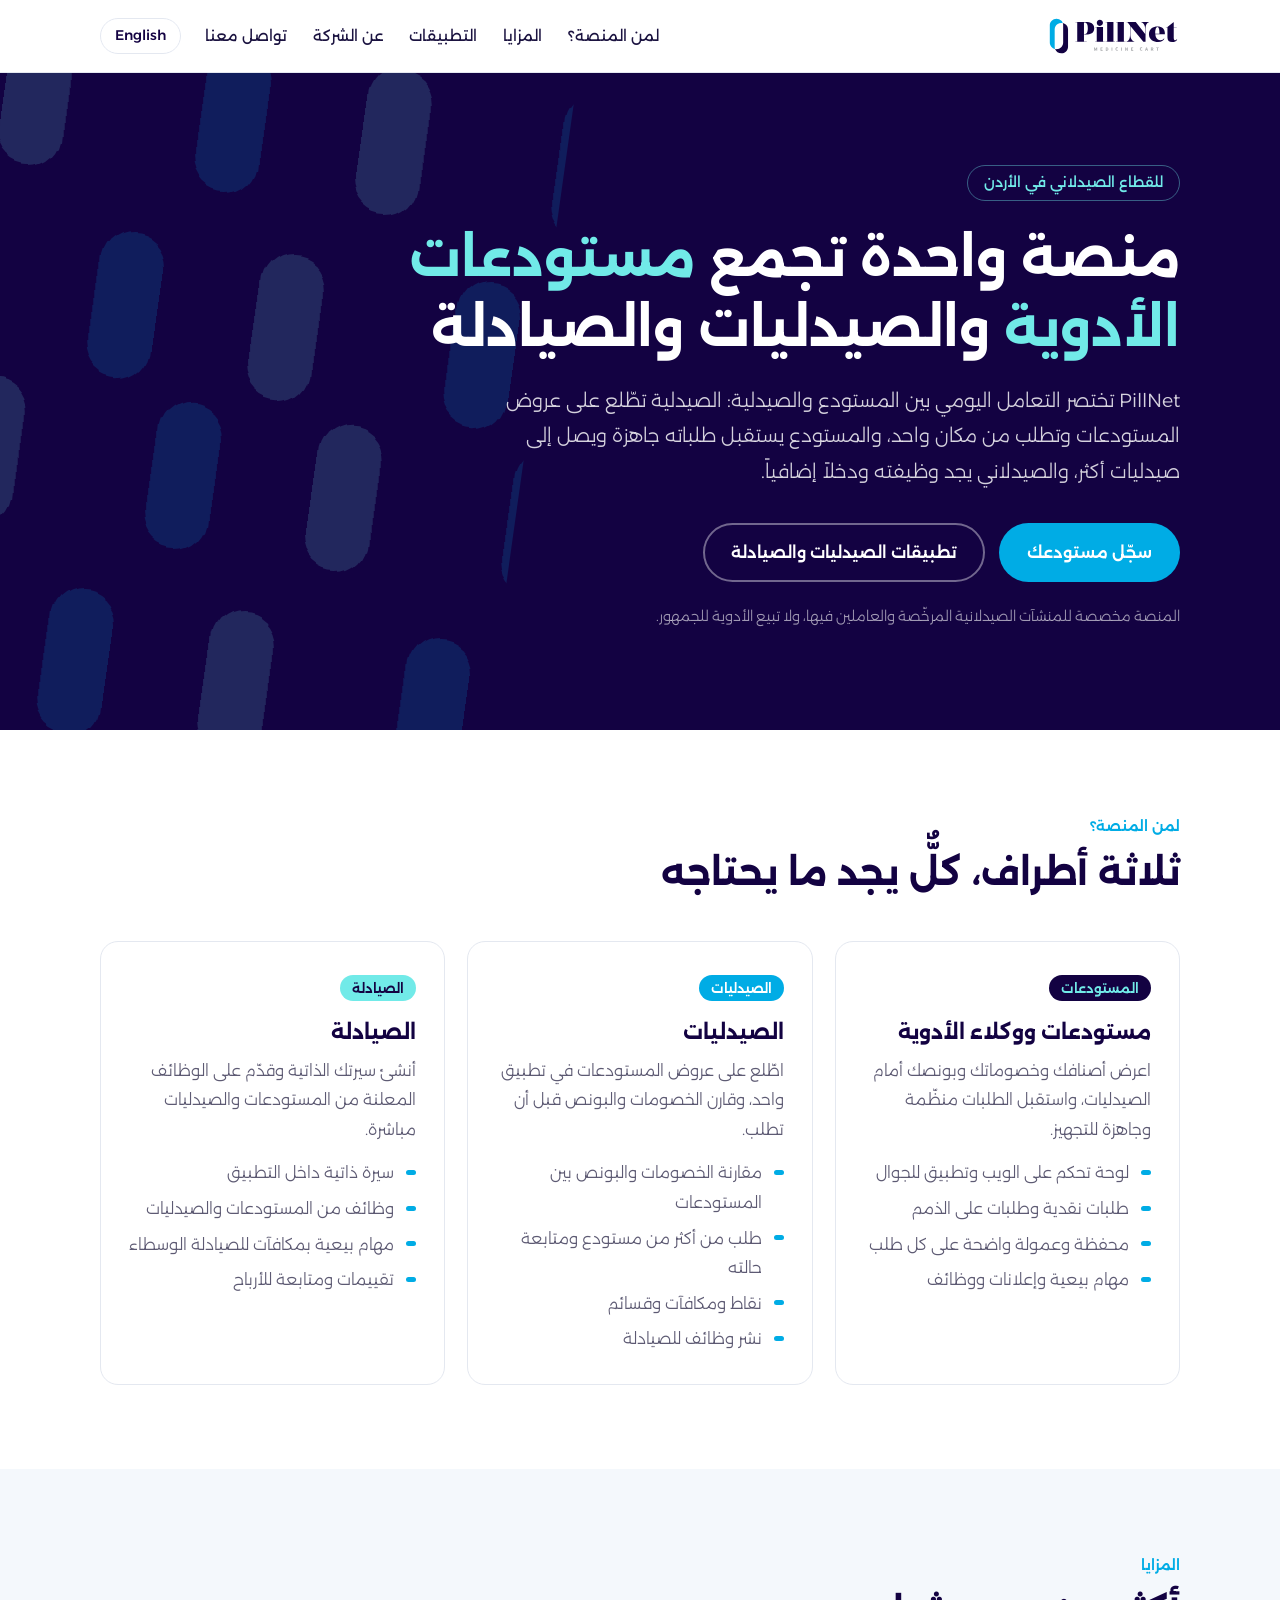
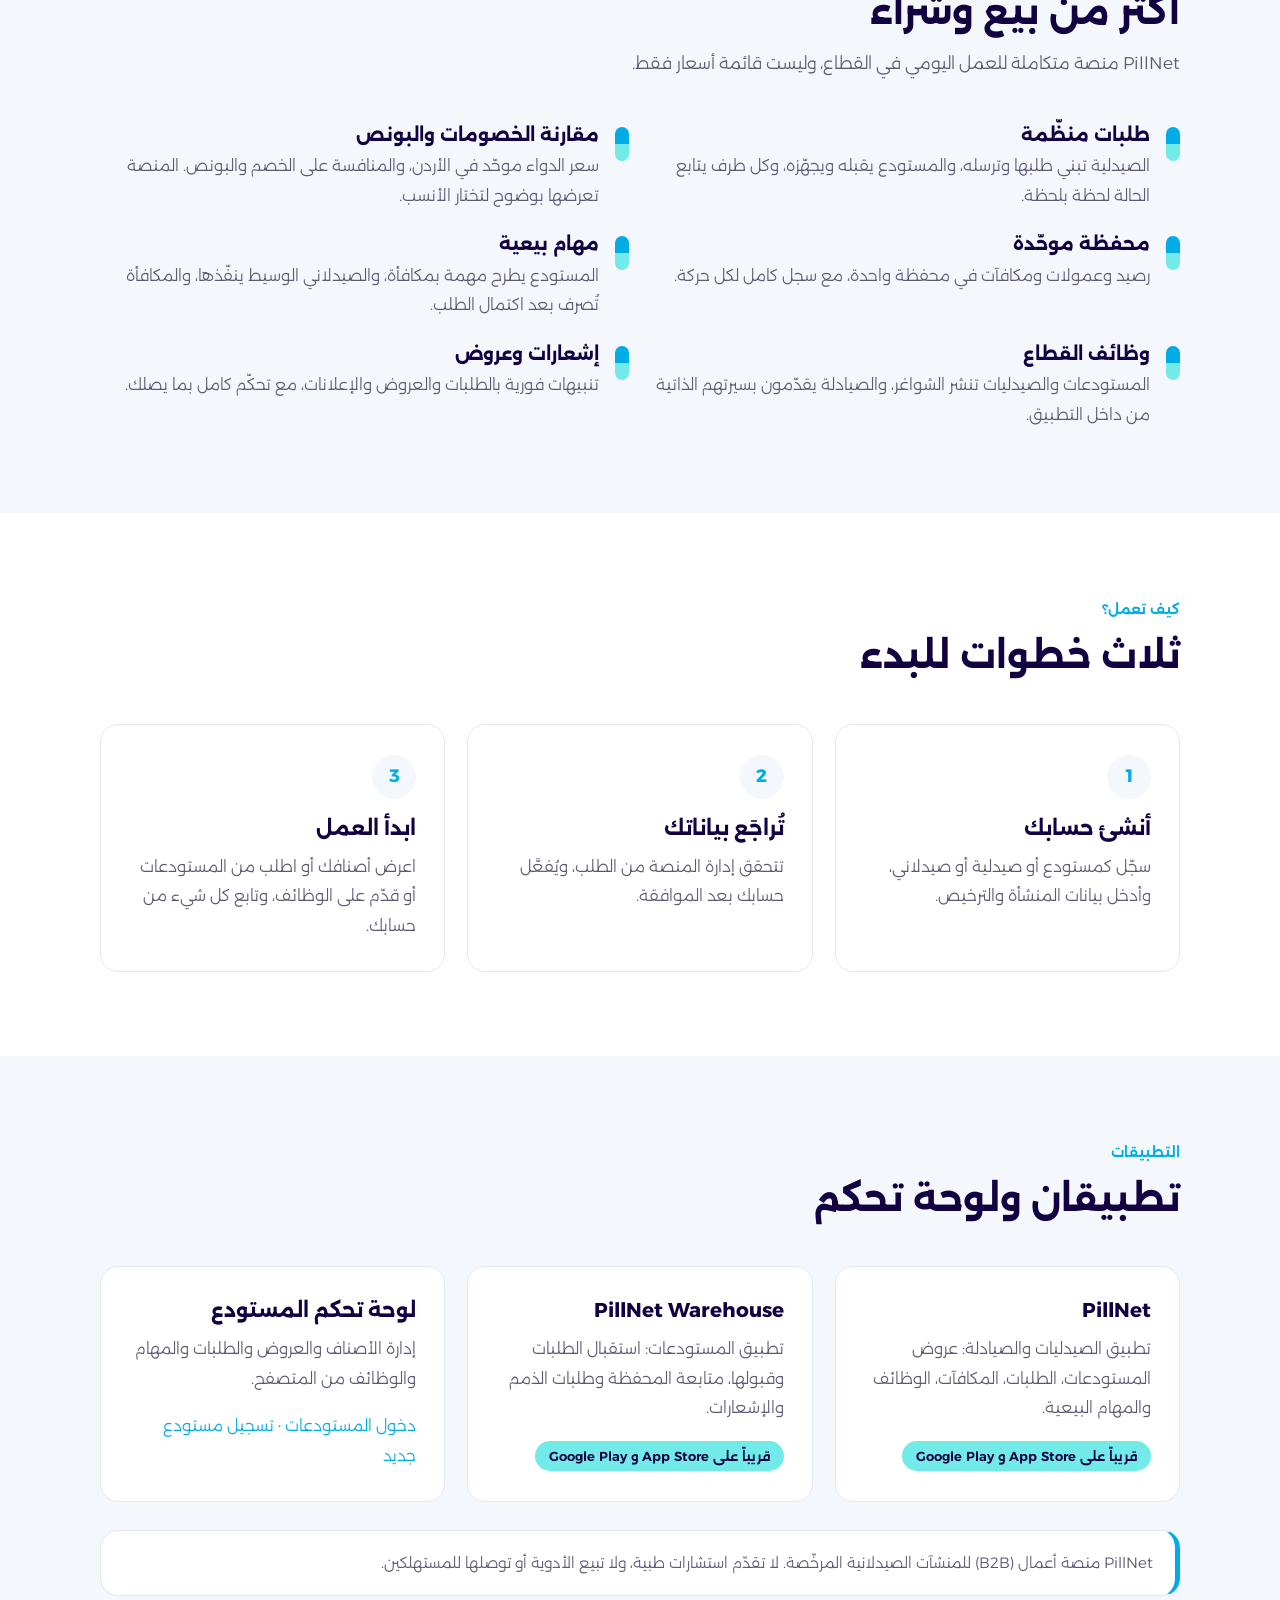
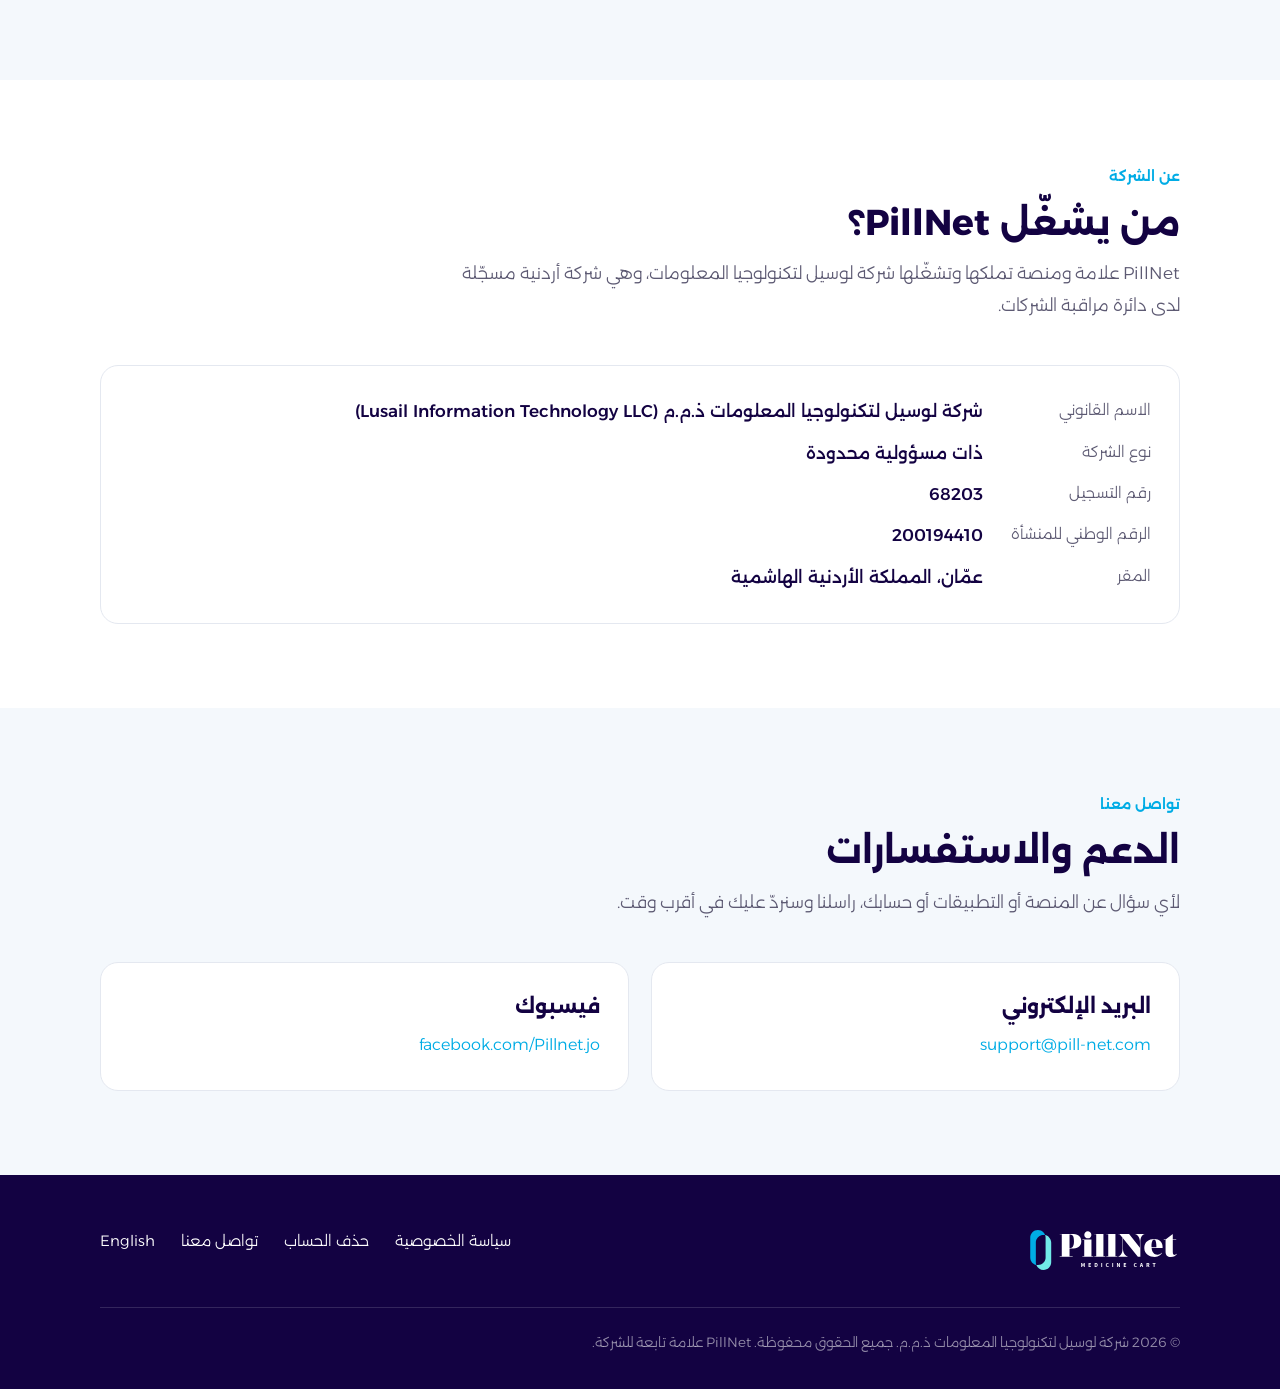
<file: index.html>
<!doctype html>
<html lang="ar" dir="rtl">
<head>
  <meta charset="utf-8">
  <meta name="viewport" content="width=device-width, initial-scale=1">
  <title>PillNet | منصة تربط مستودعات الأدوية بالصيدليات والصيادلة في الأردن</title>
  <meta name="description" content="PillNet منصة إلكترونية أردنية تجمع مستودعات الأدوية والصيدليات والصيادلة في مكان واحد: طلبات، عروض، محفظة، مهام بيعية ووظائف. تشغّلها شركة لوسيل لتكنولوجيا المعلومات ذ.م.م.">
  <link rel="canonical" href="https://pill-net.com/">
  <link rel="alternate" hreflang="ar" href="https://pill-net.com/">
  <link rel="alternate" hreflang="en" href="https://pill-net.com/en/">
  <link rel="icon" href="/assets/img/favicon.svg" type="image/svg+xml">
  <meta property="og:title" content="PillNet | منصة تربط مستودعات الأدوية بالصيدليات والصيادلة">
  <meta property="og:description" content="طلبات، عروض، محفظة، مهام بيعية ووظائف في منصة واحدة للقطاع الصيدلاني في الأردن.">
  <meta property="og:type" content="website">
  <meta property="og:url" content="https://pill-net.com/">
  <meta name="theme-color" content="#130242">
  <link rel="stylesheet" href="/assets/css/site.css">
</head>
<body>

<header class="site-header">
  <div class="wrap">
    <a class="brand" href="/" aria-label="PillNet"><img src="/assets/img/logo-dark.svg" alt="PillNet" width="133" height="40"></a>
    <nav class="nav" aria-label="التنقل الرئيسي">
      <a href="#audience">لمن المنصة؟</a>
      <a href="#features">المزايا</a>
      <a href="#apps">التطبيقات</a>
      <a href="#company">عن الشركة</a>
      <a href="#contact">تواصل معنا</a>
    </nav>
    <a class="lang" href="/en/" lang="en">English</a>
  </div>
</header>

<main>

<div class="hero">
  <div class="wrap">
    <span class="eyebrow">للقطاع الصيدلاني في الأردن</span>
    <h1>منصة واحدة تجمع <span>مستودعات الأدوية</span> والصيدليات والصيادلة</h1>
    <p class="lead">PillNet تختصر التعامل اليومي بين المستودع والصيدلية: الصيدلية تطّلع على عروض المستودعات وتطلب من مكان واحد، والمستودع يستقبل طلباته جاهزة ويصل إلى صيدليات أكثر، والصيدلاني يجد وظيفته ودخلاً إضافياً.</p>
    <div class="actions">
      <a class="btn btn-primary" href="https://warehouse.pill-net.com/register-warehouse">سجّل مستودعك</a>
      <a class="btn btn-ghost" href="#apps">تطبيقات الصيدليات والصيادلة</a>
    </div>
    <p class="note">المنصة مخصصة للمنشآت الصيدلانية المرخّصة والعاملين فيها، ولا تبيع الأدوية للجمهور.</p>
  </div>
</div>

<section id="audience">
  <div class="wrap">
    <div class="section-head">
      <span class="kicker">لمن المنصة؟</span>
      <h2>ثلاثة أطراف، كلٌّ يجد ما يحتاجه</h2>
    </div>
    <div class="grid grid-3">
      <article class="card">
        <span class="pill-tag">المستودعات</span>
        <h3>مستودعات ووكلاء الأدوية</h3>
        <p>اعرض أصنافك وخصوماتك وبونصك أمام الصيدليات، واستقبل الطلبات منظّمة وجاهزة للتجهيز.</p>
        <ul>
          <li>لوحة تحكم على الويب وتطبيق للجوال</li>
          <li>طلبات نقدية وطلبات على الذمم</li>
          <li>محفظة وعمولة واضحة على كل طلب</li>
          <li>مهام بيعية وإعلانات ووظائف</li>
        </ul>
      </article>
      <article class="card">
        <span class="pill-tag blue">الصيدليات</span>
        <h3>الصيدليات</h3>
        <p>اطّلع على عروض المستودعات في تطبيق واحد، وقارن الخصومات والبونص قبل أن تطلب.</p>
        <ul>
          <li>مقارنة الخصومات والبونص بين المستودعات</li>
          <li>طلب من أكثر من مستودع ومتابعة حالته</li>
          <li>نقاط ومكافآت وقسائم</li>
          <li>نشر وظائف للصيادلة</li>
        </ul>
      </article>
      <article class="card">
        <span class="pill-tag cyan">الصيادلة</span>
        <h3>الصيادلة</h3>
        <p>أنشئ سيرتك الذاتية وقدّم على الوظائف المعلنة من المستودعات والصيدليات مباشرة.</p>
        <ul>
          <li>سيرة ذاتية داخل التطبيق</li>
          <li>وظائف من المستودعات والصيدليات</li>
          <li>مهام بيعية بمكافآت للصيادلة الوسطاء</li>
          <li>تقييمات ومتابعة للأرباح</li>
        </ul>
      </article>
    </div>
  </div>
</section>

<section id="features" class="soft">
  <div class="wrap">
    <div class="section-head">
      <span class="kicker">المزايا</span>
      <h2>أكثر من بيع وشراء</h2>
      <p>PillNet منصة متكاملة للعمل اليومي في القطاع، وليست قائمة أسعار فقط.</p>
    </div>
    <div class="grid grid-2">
      <div class="feature"><span class="dot"></span><div><h3>طلبات منظّمة</h3><p>الصيدلية تبني طلبها وترسله، والمستودع يقبله ويجهّزه، وكل طرف يتابع الحالة لحظة بلحظة.</p></div></div>
      <div class="feature"><span class="dot"></span><div><h3>مقارنة الخصومات والبونص</h3><p>سعر الدواء موحّد في الأردن، والمنافسة على الخصم والبونص. المنصة تعرضها بوضوح لتختار الأنسب.</p></div></div>
      <div class="feature"><span class="dot"></span><div><h3>محفظة موحّدة</h3><p>رصيد وعمولات ومكافآت في محفظة واحدة، مع سجل كامل لكل حركة.</p></div></div>
      <div class="feature"><span class="dot"></span><div><h3>مهام بيعية</h3><p>المستودع يطرح مهمة بمكافأة، والصيدلاني الوسيط ينفّذها، والمكافأة تُصرف بعد اكتمال الطلب.</p></div></div>
      <div class="feature"><span class="dot"></span><div><h3>وظائف القطاع</h3><p>المستودعات والصيدليات تنشر الشواغر، والصيادلة يقدّمون بسيرتهم الذاتية من داخل التطبيق.</p></div></div>
      <div class="feature"><span class="dot"></span><div><h3>إشعارات وعروض</h3><p>تنبيهات فورية بالطلبات والعروض والإعلانات، مع تحكّم كامل بما يصلك.</p></div></div>
    </div>
  </div>
</section>

<section id="how">
  <div class="wrap">
    <div class="section-head">
      <span class="kicker">كيف تعمل؟</span>
      <h2>ثلاث خطوات للبدء</h2>
    </div>
    <div class="grid grid-3 steps">
      <div class="card"><h3>أنشئ حسابك</h3><p>سجّل كمستودع أو صيدلية أو صيدلاني، وأدخل بيانات المنشأة والترخيص.</p></div>
      <div class="card"><h3>تُراجَع بياناتك</h3><p>تتحقق إدارة المنصة من الطلب، ويُفعَّل حسابك بعد الموافقة.</p></div>
      <div class="card"><h3>ابدأ العمل</h3><p>اعرض أصنافك أو اطلب من المستودعات أو قدّم على الوظائف، وتابع كل شيء من حسابك.</p></div>
    </div>
  </div>
</section>

<section id="apps" class="soft">
  <div class="wrap">
    <div class="section-head">
      <span class="kicker">التطبيقات</span>
      <h2>تطبيقان ولوحة تحكم</h2>
    </div>
    <div class="grid grid-3 apps">
      <div class="card">
        <h3>PillNet</h3>
        <p>تطبيق الصيدليات والصيادلة: عروض المستودعات، الطلبات، المكافآت، الوظائف والمهام البيعية.</p>
        <span class="soon">قريباً على App Store و Google Play</span>
      </div>
      <div class="card">
        <h3>PillNet Warehouse</h3>
        <p>تطبيق المستودعات: استقبال الطلبات وقبولها، متابعة المحفظة وطلبات الذمم والإشعارات.</p>
        <span class="soon">قريباً على App Store و Google Play</span>
      </div>
      <div class="card">
        <h3>لوحة تحكم المستودع</h3>
        <p>إدارة الأصناف والعروض والطلبات والمهام والوظائف من المتصفح.</p>
        <p style="margin-top:18px"><a href="https://warehouse.pill-net.com/">دخول المستودعات</a> · <a href="https://warehouse.pill-net.com/register-warehouse">تسجيل مستودع جديد</a></p>
      </div>
    </div>
    <p class="notice">PillNet منصة أعمال (B2B) للمنشآت الصيدلانية المرخّصة. لا تقدّم استشارات طبية، ولا تبيع الأدوية أو توصلها للمستهلكين.</p>
  </div>
</section>

<section id="company">
  <div class="wrap">
    <div class="section-head">
      <span class="kicker">عن الشركة</span>
      <h2>من يشغّل PillNet؟</h2>
      <p>PillNet علامة ومنصة تملكها وتشغّلها شركة لوسيل لتكنولوجيا المعلومات، وهي شركة أردنية مسجّلة لدى دائرة مراقبة الشركات.</p>
    </div>
    <div class="card">
      <dl class="facts">
        <dt>الاسم القانوني</dt><dd>شركة لوسيل لتكنولوجيا المعلومات ذ.م.م <span class="ltr">(Lusail Information Technology LLC)</span></dd>
        <dt>نوع الشركة</dt><dd>ذات مسؤولية محدودة</dd>
        <dt>رقم التسجيل</dt><dd><span class="ltr">68203</span></dd>
        <dt>الرقم الوطني للمنشأة</dt><dd><span class="ltr">200194410</span></dd>
        <dt>المقر</dt><dd>عمّان، المملكة الأردنية الهاشمية</dd>
      </dl>
    </div>
  </div>
</section>

<section id="contact" class="soft">
  <div class="wrap">
    <div class="section-head">
      <span class="kicker">تواصل معنا</span>
      <h2>الدعم والاستفسارات</h2>
      <p>لأي سؤال عن المنصة أو التطبيقات أو حسابك، راسلنا وسنردّ عليك في أقرب وقت.</p>
    </div>
    <div class="grid grid-2">
      <div class="card">
        <h3>البريد الإلكتروني</h3>
        <p><a class="ltr" href="mailto:support@pill-net.com">support@pill-net.com</a></p>
      </div>
      <div class="card">
        <h3>فيسبوك</h3>
        <p><a class="ltr" href="https://www.facebook.com/Pillnet.jo" rel="noopener">facebook.com/Pillnet.jo</a></p>
      </div>
    </div>
  </div>
</section>

</main>

<footer class="site-footer">
  <div class="wrap">
    <div class="top">
      <img src="/assets/img/logo-light.svg" alt="PillNet" width="153" height="46">
      <nav aria-label="روابط قانونية">
        <a href="/privacy/">سياسة الخصوصية</a>
        <a href="/delete-account/">حذف الحساب</a>
        <a href="#contact">تواصل معنا</a>
        <a href="/en/" lang="en">English</a>
      </nav>
    </div>
    <p class="legal">© 2026 شركة لوسيل لتكنولوجيا المعلومات ذ.م.م. جميع الحقوق محفوظة. PillNet علامة تابعة للشركة.</p>
  </div>
</footer>

</body>
</html>
</file>
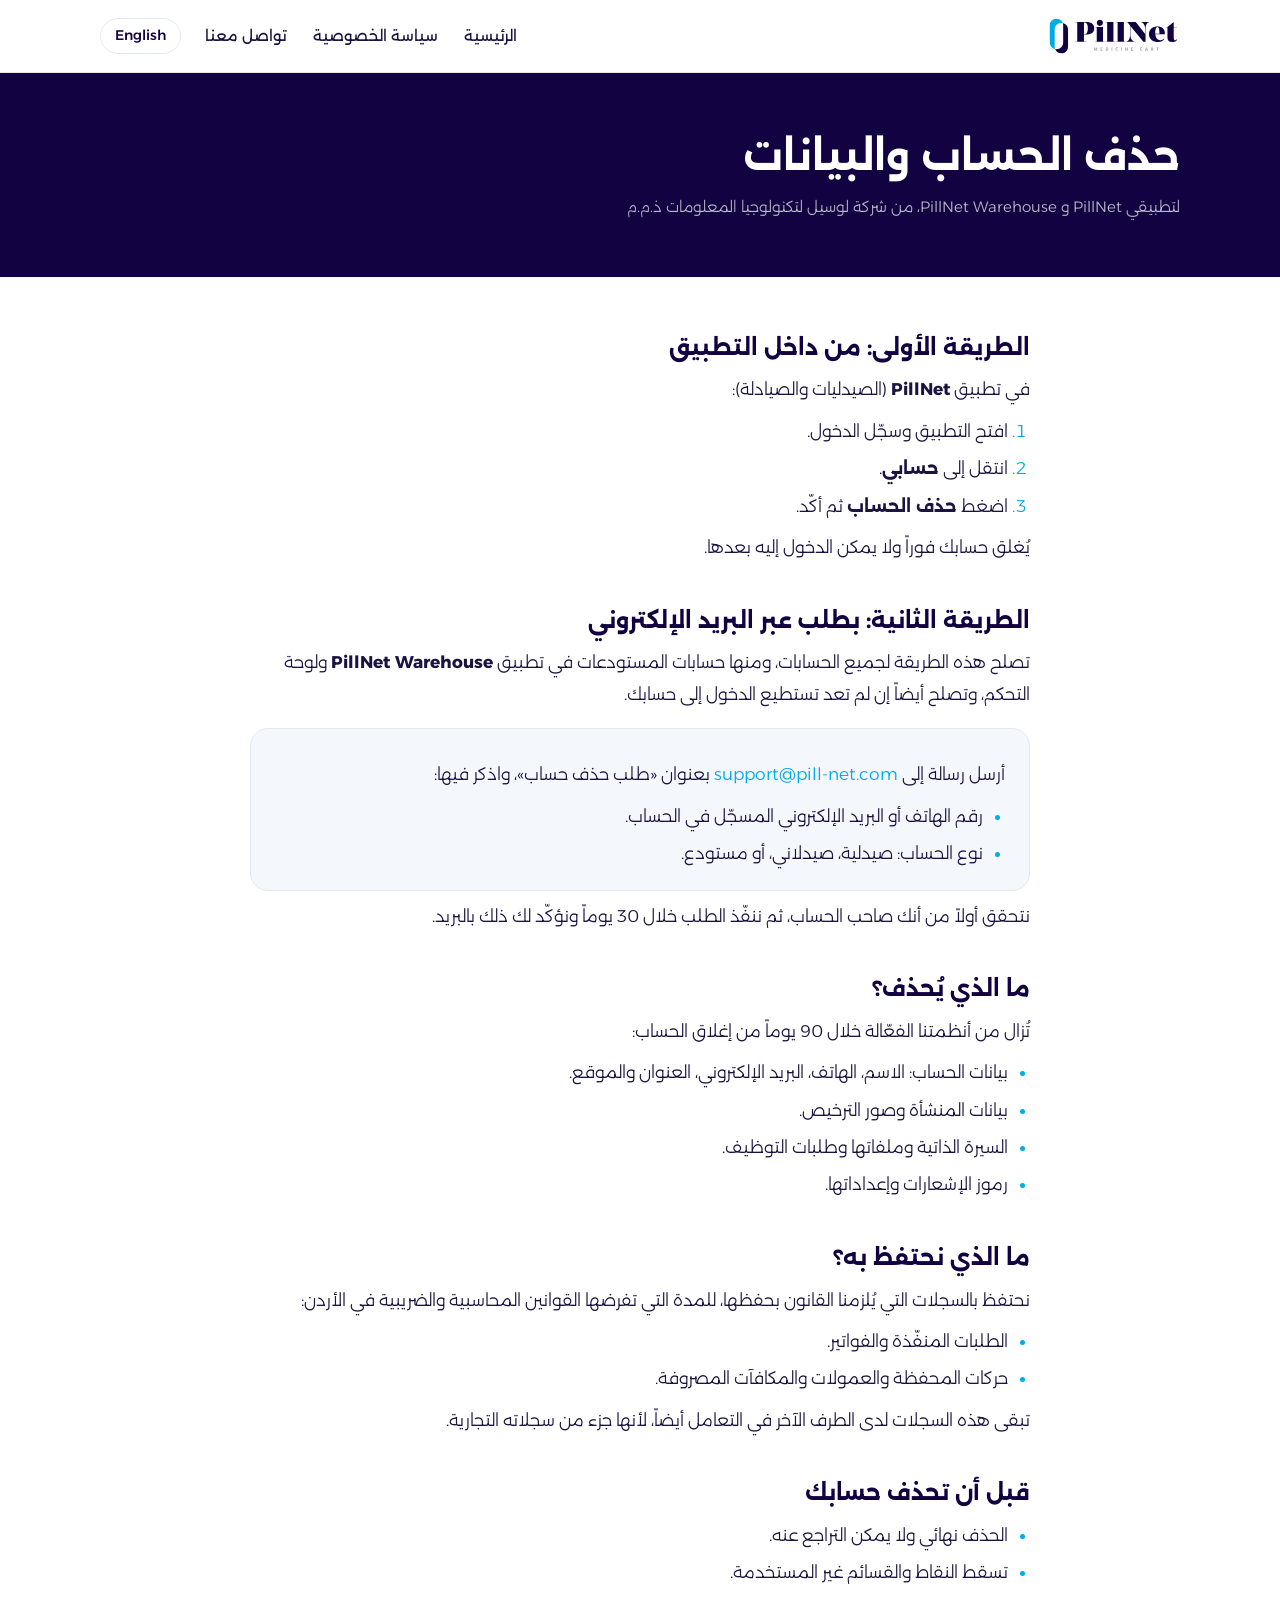
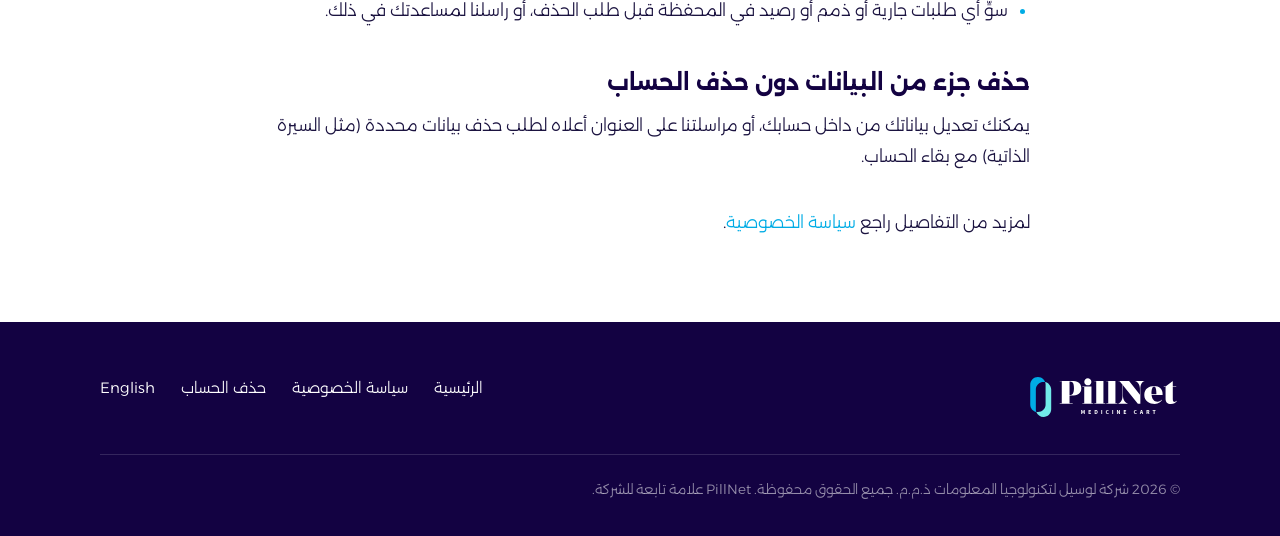
<file: delete-account/index.html>
<!doctype html>
<html lang="ar" dir="rtl">
<head>
  <meta charset="utf-8">
  <meta name="viewport" content="width=device-width, initial-scale=1">
  <title>حذف الحساب | PillNet</title>
  <meta name="description" content="كيف تطلب حذف حسابك وبياناتك من تطبيقات PillNet و PillNet Warehouse، وما البيانات التي تُحذف وما التي نحتفظ بها.">
  <link rel="canonical" href="https://pill-net.com/delete-account/">
  <link rel="alternate" hreflang="ar" href="https://pill-net.com/delete-account/">
  <link rel="alternate" hreflang="en" href="https://pill-net.com/en/delete-account/">
  <link rel="icon" href="/assets/img/favicon.svg" type="image/svg+xml">
  <meta name="theme-color" content="#130242">
  <link rel="stylesheet" href="/assets/css/site.css">
</head>
<body>

<header class="site-header">
  <div class="wrap">
    <a class="brand" href="/" aria-label="PillNet"><img src="/assets/img/logo-dark.svg" alt="PillNet" width="133" height="40"></a>
    <nav class="nav" aria-label="التنقل الرئيسي">
      <a href="/">الرئيسية</a>
      <a href="/privacy/">سياسة الخصوصية</a>
      <a href="/#contact">تواصل معنا</a>
    </nav>
    <a class="lang" href="/en/delete-account/" lang="en">English</a>
  </div>
</header>

<div class="doc-hero">
  <div class="wrap">
    <h1>حذف الحساب والبيانات</h1>
    <p>لتطبيقي PillNet و PillNet Warehouse، من شركة لوسيل لتكنولوجيا المعلومات ذ.م.م</p>
  </div>
</div>

<main class="wrap doc">

  <h2>الطريقة الأولى: من داخل التطبيق</h2>
  <p>في تطبيق <strong>PillNet</strong> (الصيدليات والصيادلة):</p>
  <ol>
    <li>افتح التطبيق وسجّل الدخول.</li>
    <li>انتقل إلى <strong>حسابي</strong>.</li>
    <li>اضغط <strong>حذف الحساب</strong> ثم أكّد.</li>
  </ol>
  <p>يُغلق حسابك فوراً ولا يمكن الدخول إليه بعدها.</p>

  <h2>الطريقة الثانية: بطلب عبر البريد الإلكتروني</h2>
  <p>تصلح هذه الطريقة لجميع الحسابات، ومنها حسابات المستودعات في تطبيق <strong>PillNet Warehouse</strong> ولوحة التحكم، وتصلح أيضاً إن لم تعد تستطيع الدخول إلى حسابك.</p>
  <div class="box">
    <p>أرسل رسالة إلى <a class="ltr" href="mailto:support@pill-net.com?subject=Account%20deletion%20request">support@pill-net.com</a> بعنوان «طلب حذف حساب»، واذكر فيها:</p>
    <ul>
      <li>رقم الهاتف أو البريد الإلكتروني المسجّل في الحساب.</li>
      <li>نوع الحساب: صيدلية، صيدلاني، أو مستودع.</li>
    </ul>
  </div>
  <p>نتحقق أولاً من أنك صاحب الحساب، ثم ننفّذ الطلب خلال 30 يوماً ونؤكّد لك ذلك بالبريد.</p>

  <h2>ما الذي يُحذف؟</h2>
  <p>تُزال من أنظمتنا الفعّالة خلال 90 يوماً من إغلاق الحساب:</p>
  <ul>
    <li>بيانات الحساب: الاسم، الهاتف، البريد الإلكتروني، العنوان والموقع.</li>
    <li>بيانات المنشأة وصور الترخيص.</li>
    <li>السيرة الذاتية وملفاتها وطلبات التوظيف.</li>
    <li>رموز الإشعارات وإعداداتها.</li>
  </ul>

  <h2>ما الذي نحتفظ به؟</h2>
  <p>نحتفظ بالسجلات التي يُلزمنا القانون بحفظها، للمدة التي تفرضها القوانين المحاسبية والضريبية في الأردن:</p>
  <ul>
    <li>الطلبات المنفّذة والفواتير.</li>
    <li>حركات المحفظة والعمولات والمكافآت المصروفة.</li>
  </ul>
  <p>تبقى هذه السجلات لدى الطرف الآخر في التعامل أيضاً، لأنها جزء من سجلاته التجارية.</p>

  <h2>قبل أن تحذف حسابك</h2>
  <ul>
    <li>الحذف نهائي ولا يمكن التراجع عنه.</li>
    <li>تسقط النقاط والقسائم غير المستخدمة.</li>
    <li>سوِّ أي طلبات جارية أو ذمم أو رصيد في المحفظة قبل طلب الحذف، أو راسلنا لمساعدتك في ذلك.</li>
  </ul>

  <h2>حذف جزء من البيانات دون حذف الحساب</h2>
  <p>يمكنك تعديل بياناتك من داخل حسابك، أو مراسلتنا على العنوان أعلاه لطلب حذف بيانات محددة (مثل السيرة الذاتية) مع بقاء الحساب.</p>

  <p style="margin-top:34px">لمزيد من التفاصيل راجع <a href="/privacy/">سياسة الخصوصية</a>.</p>

</main>

<footer class="site-footer">
  <div class="wrap">
    <div class="top">
      <img src="/assets/img/logo-light.svg" alt="PillNet" width="153" height="46">
      <nav aria-label="روابط قانونية">
        <a href="/">الرئيسية</a>
        <a href="/privacy/">سياسة الخصوصية</a>
        <a href="/delete-account/">حذف الحساب</a>
        <a href="/en/delete-account/" lang="en">English</a>
      </nav>
    </div>
    <p class="legal">© 2026 شركة لوسيل لتكنولوجيا المعلومات ذ.م.م. جميع الحقوق محفوظة. PillNet علامة تابعة للشركة.</p>
  </div>
</footer>

</body>
</html>
</file>
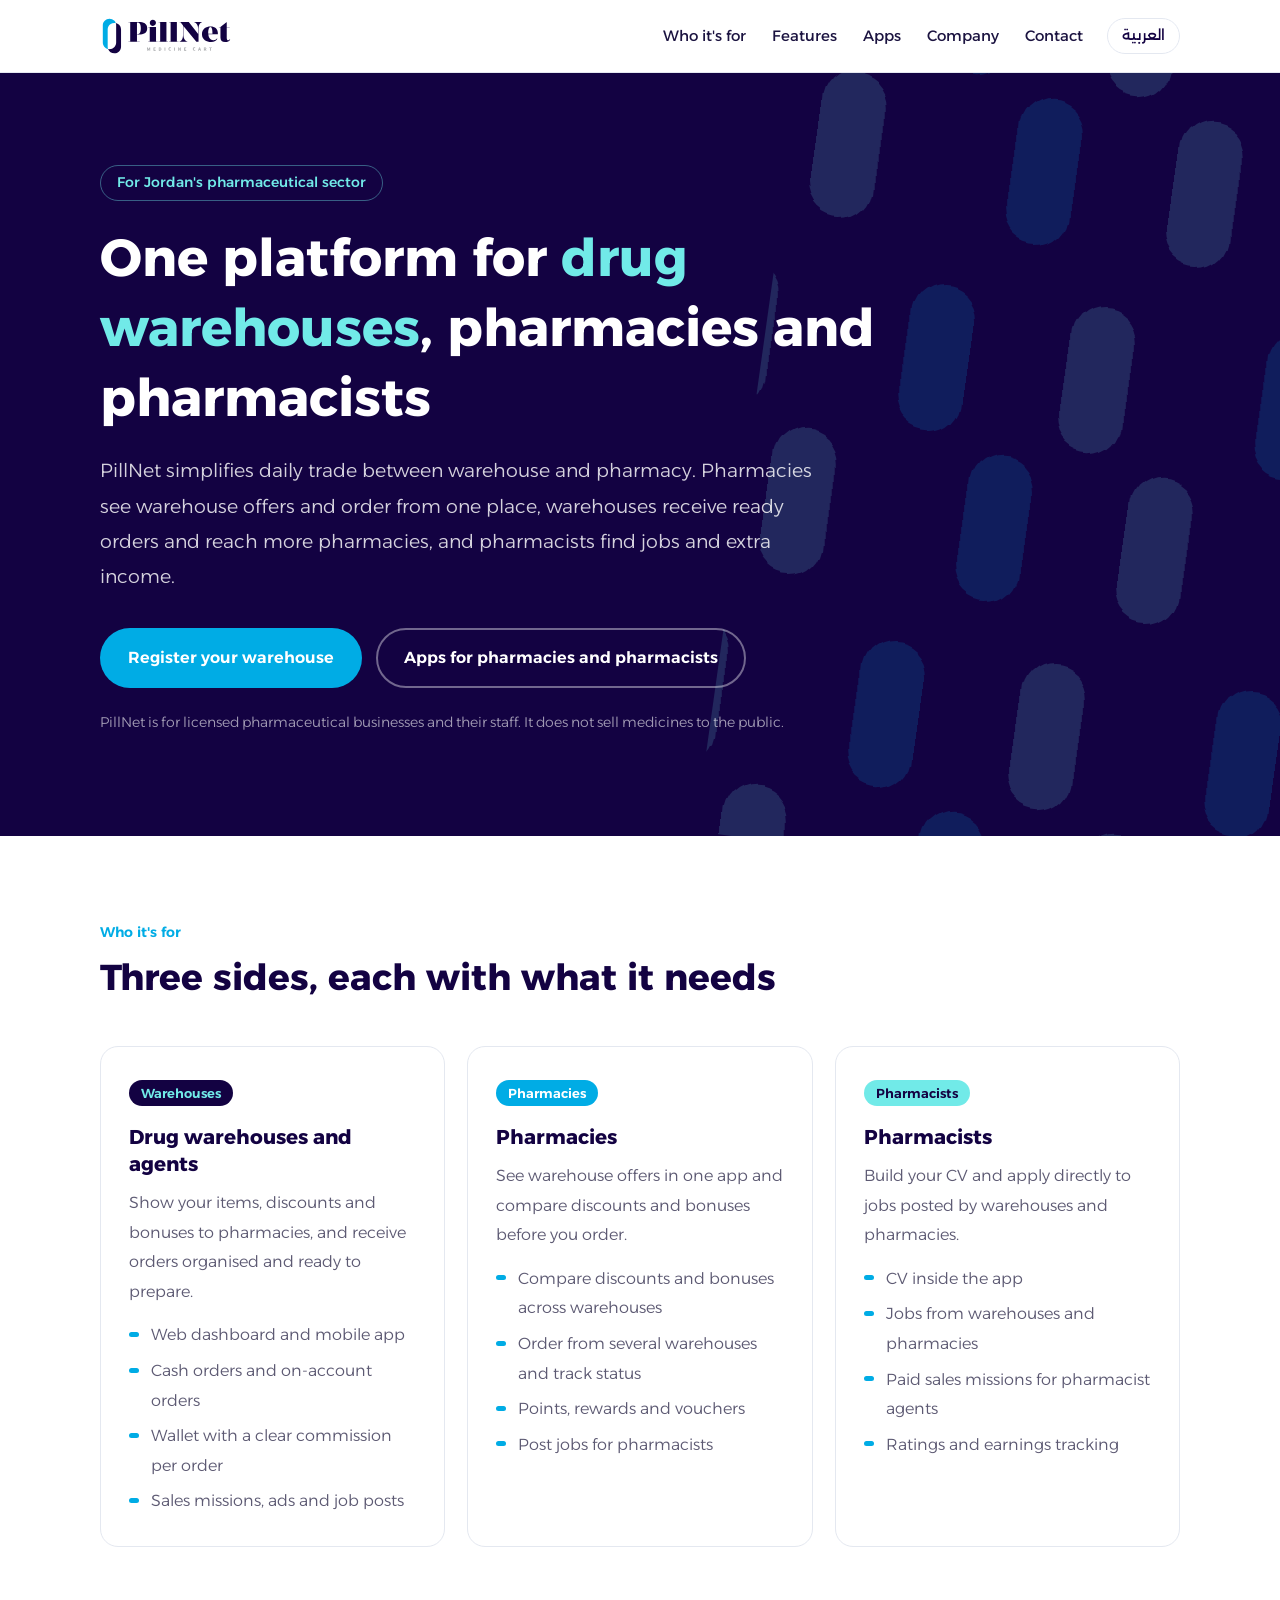
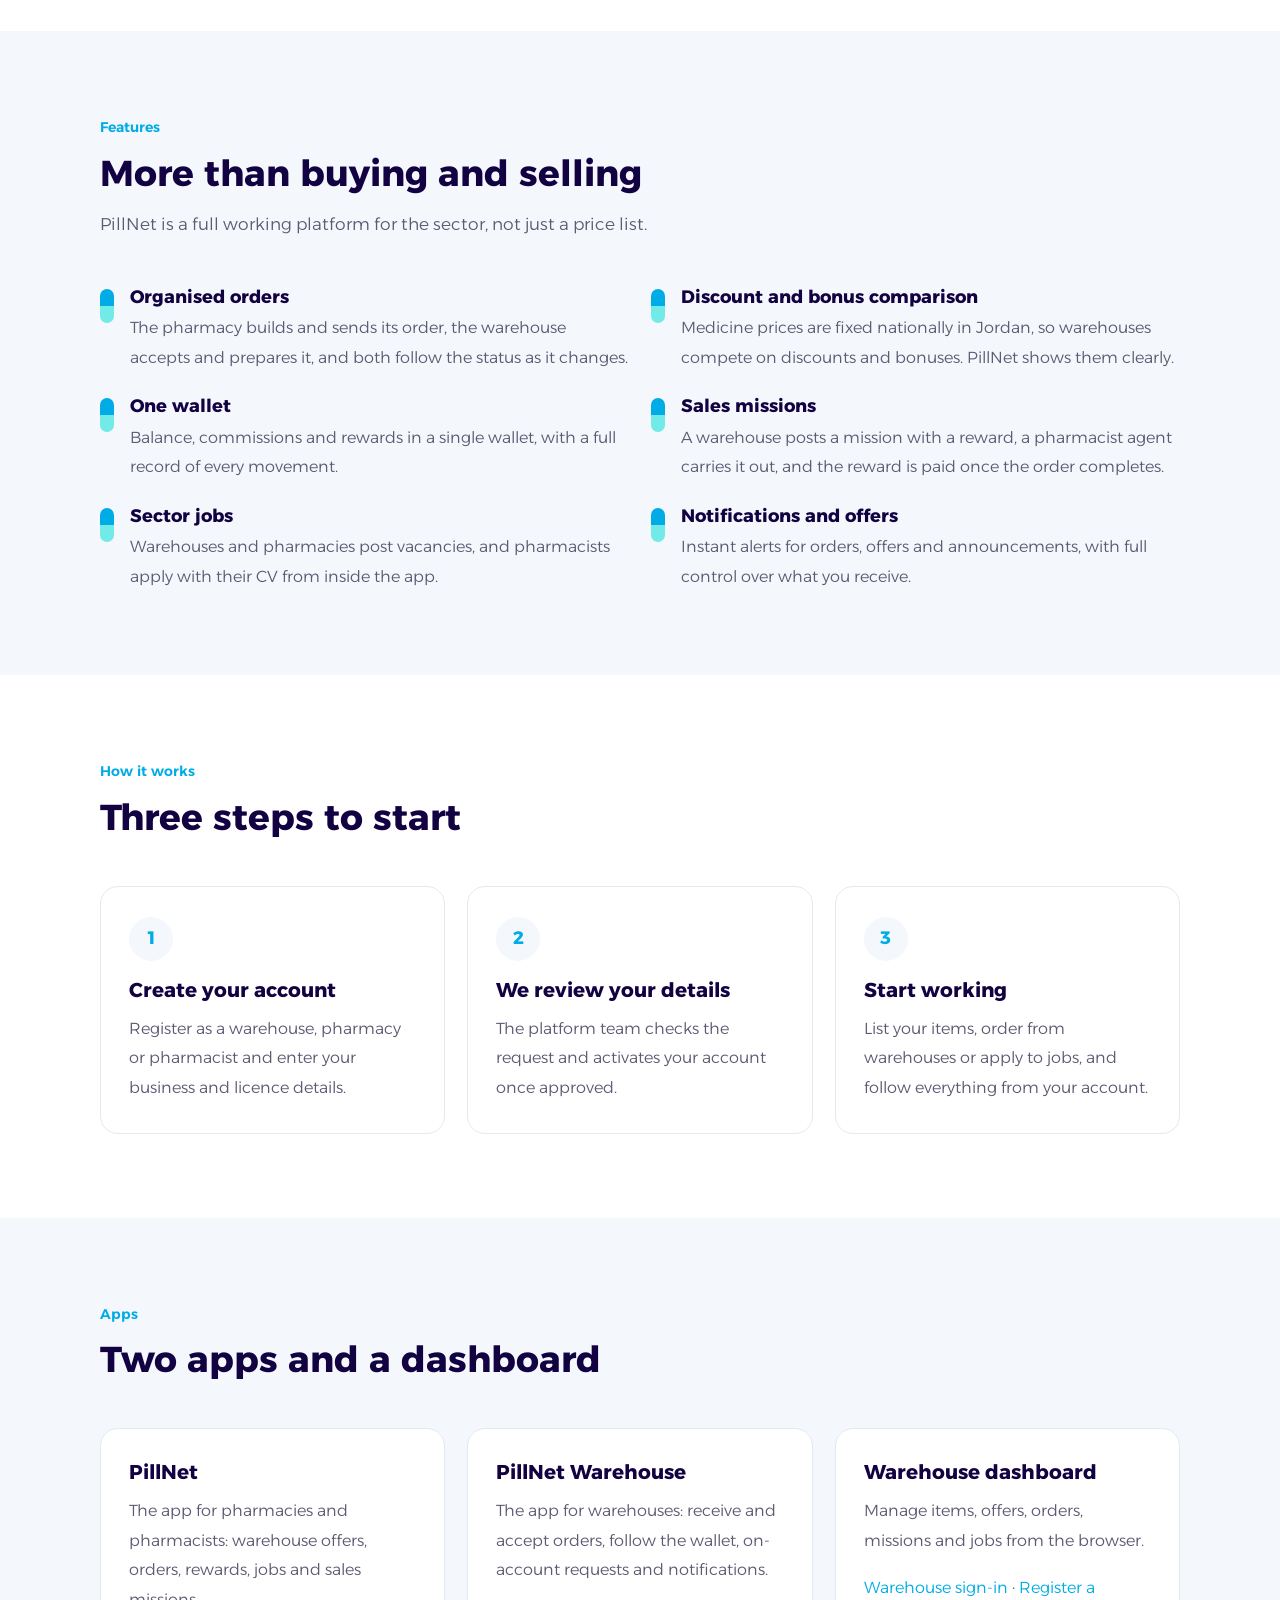
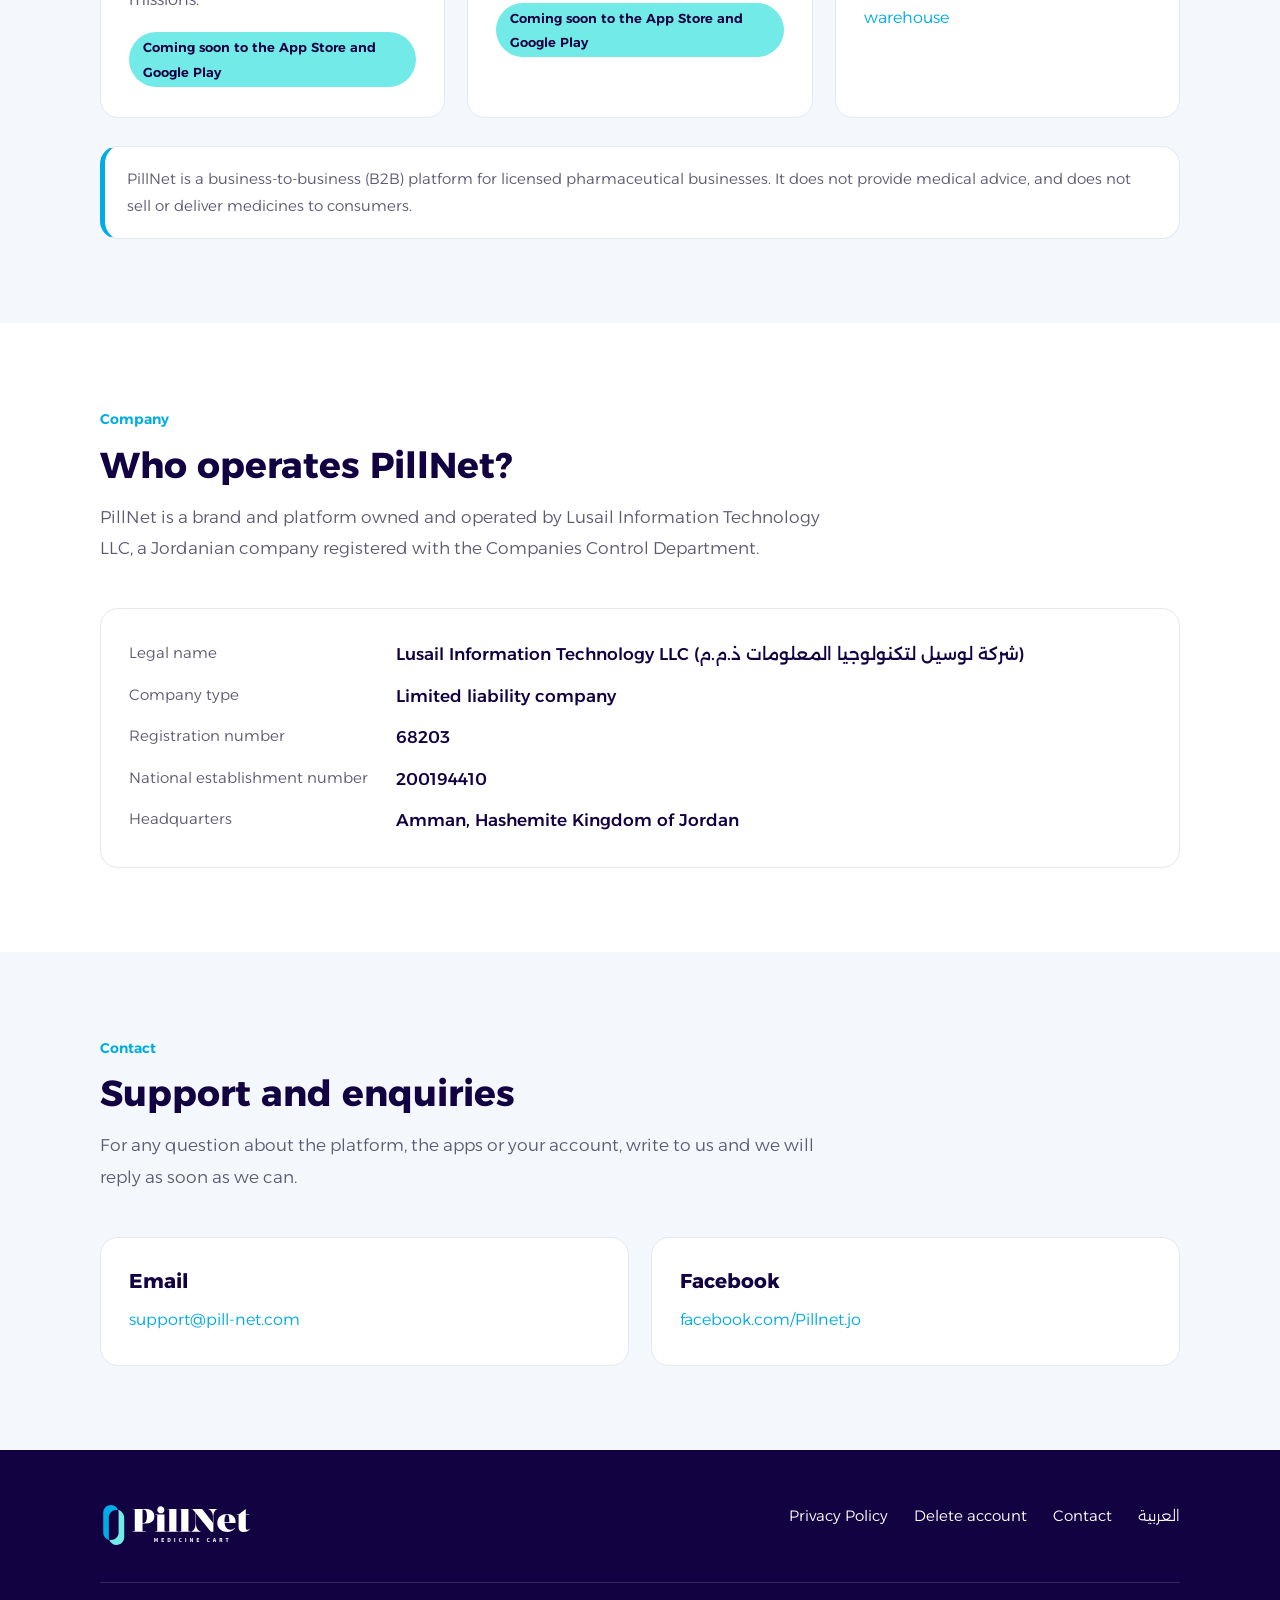
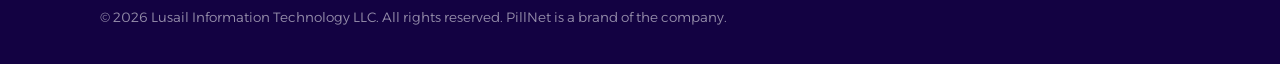
<file: en/index.html>
<!doctype html>
<html lang="en" dir="ltr">
<head>
  <meta charset="utf-8">
  <meta name="viewport" content="width=device-width, initial-scale=1">
  <title>PillNet | Connecting drug warehouses, pharmacies and pharmacists in Jordan</title>
  <meta name="description" content="PillNet is a Jordanian B2B platform that brings drug warehouses, pharmacies and pharmacists together: orders, offers, wallet, sales missions and jobs. Operated by Lusail Information Technology LLC.">
  <link rel="canonical" href="https://pill-net.com/en/">
  <link rel="alternate" hreflang="ar" href="https://pill-net.com/">
  <link rel="alternate" hreflang="en" href="https://pill-net.com/en/">
  <link rel="icon" href="/assets/img/favicon.svg" type="image/svg+xml">
  <meta property="og:title" content="PillNet | Connecting drug warehouses, pharmacies and pharmacists">
  <meta property="og:description" content="Orders, offers, wallet, sales missions and jobs in one platform for Jordan's pharmaceutical sector.">
  <meta property="og:type" content="website">
  <meta property="og:url" content="https://pill-net.com/en/">
  <meta name="theme-color" content="#130242">
  <link rel="stylesheet" href="/assets/css/site.css">
</head>
<body>

<header class="site-header">
  <div class="wrap">
    <a class="brand" href="/en/" aria-label="PillNet"><img src="/assets/img/logo-dark.svg" alt="PillNet" width="133" height="40"></a>
    <nav class="nav" aria-label="Main navigation">
      <a href="#audience">Who it's for</a>
      <a href="#features">Features</a>
      <a href="#apps">Apps</a>
      <a href="#company">Company</a>
      <a href="#contact">Contact</a>
    </nav>
    <a class="lang" href="/" lang="ar">العربية</a>
  </div>
</header>

<main>

<div class="hero">
  <div class="wrap">
    <span class="eyebrow">For Jordan's pharmaceutical sector</span>
    <h1>One platform for <span>drug warehouses</span>, pharmacies and pharmacists</h1>
    <p class="lead">PillNet simplifies daily trade between warehouse and pharmacy. Pharmacies see warehouse offers and order from one place, warehouses receive ready orders and reach more pharmacies, and pharmacists find jobs and extra income.</p>
    <div class="actions">
      <a class="btn btn-primary" href="https://warehouse.pill-net.com/register-warehouse">Register your warehouse</a>
      <a class="btn btn-ghost" href="#apps">Apps for pharmacies and pharmacists</a>
    </div>
    <p class="note">PillNet is for licensed pharmaceutical businesses and their staff. It does not sell medicines to the public.</p>
  </div>
</div>

<section id="audience">
  <div class="wrap">
    <div class="section-head">
      <span class="kicker">Who it's for</span>
      <h2>Three sides, each with what it needs</h2>
    </div>
    <div class="grid grid-3">
      <article class="card">
        <span class="pill-tag">Warehouses</span>
        <h3>Drug warehouses and agents</h3>
        <p>Show your items, discounts and bonuses to pharmacies, and receive orders organised and ready to prepare.</p>
        <ul>
          <li>Web dashboard and mobile app</li>
          <li>Cash orders and on-account orders</li>
          <li>Wallet with a clear commission per order</li>
          <li>Sales missions, ads and job posts</li>
        </ul>
      </article>
      <article class="card">
        <span class="pill-tag blue">Pharmacies</span>
        <h3>Pharmacies</h3>
        <p>See warehouse offers in one app and compare discounts and bonuses before you order.</p>
        <ul>
          <li>Compare discounts and bonuses across warehouses</li>
          <li>Order from several warehouses and track status</li>
          <li>Points, rewards and vouchers</li>
          <li>Post jobs for pharmacists</li>
        </ul>
      </article>
      <article class="card">
        <span class="pill-tag cyan">Pharmacists</span>
        <h3>Pharmacists</h3>
        <p>Build your CV and apply directly to jobs posted by warehouses and pharmacies.</p>
        <ul>
          <li>CV inside the app</li>
          <li>Jobs from warehouses and pharmacies</li>
          <li>Paid sales missions for pharmacist agents</li>
          <li>Ratings and earnings tracking</li>
        </ul>
      </article>
    </div>
  </div>
</section>

<section id="features" class="soft">
  <div class="wrap">
    <div class="section-head">
      <span class="kicker">Features</span>
      <h2>More than buying and selling</h2>
      <p>PillNet is a full working platform for the sector, not just a price list.</p>
    </div>
    <div class="grid grid-2">
      <div class="feature"><span class="dot"></span><div><h3>Organised orders</h3><p>The pharmacy builds and sends its order, the warehouse accepts and prepares it, and both follow the status as it changes.</p></div></div>
      <div class="feature"><span class="dot"></span><div><h3>Discount and bonus comparison</h3><p>Medicine prices are fixed nationally in Jordan, so warehouses compete on discounts and bonuses. PillNet shows them clearly.</p></div></div>
      <div class="feature"><span class="dot"></span><div><h3>One wallet</h3><p>Balance, commissions and rewards in a single wallet, with a full record of every movement.</p></div></div>
      <div class="feature"><span class="dot"></span><div><h3>Sales missions</h3><p>A warehouse posts a mission with a reward, a pharmacist agent carries it out, and the reward is paid once the order completes.</p></div></div>
      <div class="feature"><span class="dot"></span><div><h3>Sector jobs</h3><p>Warehouses and pharmacies post vacancies, and pharmacists apply with their CV from inside the app.</p></div></div>
      <div class="feature"><span class="dot"></span><div><h3>Notifications and offers</h3><p>Instant alerts for orders, offers and announcements, with full control over what you receive.</p></div></div>
    </div>
  </div>
</section>

<section id="how">
  <div class="wrap">
    <div class="section-head">
      <span class="kicker">How it works</span>
      <h2>Three steps to start</h2>
    </div>
    <div class="grid grid-3 steps">
      <div class="card"><h3>Create your account</h3><p>Register as a warehouse, pharmacy or pharmacist and enter your business and licence details.</p></div>
      <div class="card"><h3>We review your details</h3><p>The platform team checks the request and activates your account once approved.</p></div>
      <div class="card"><h3>Start working</h3><p>List your items, order from warehouses or apply to jobs, and follow everything from your account.</p></div>
    </div>
  </div>
</section>

<section id="apps" class="soft">
  <div class="wrap">
    <div class="section-head">
      <span class="kicker">Apps</span>
      <h2>Two apps and a dashboard</h2>
    </div>
    <div class="grid grid-3 apps">
      <div class="card">
        <h3>PillNet</h3>
        <p>The app for pharmacies and pharmacists: warehouse offers, orders, rewards, jobs and sales missions.</p>
        <span class="soon">Coming soon to the App Store and Google Play</span>
      </div>
      <div class="card">
        <h3>PillNet Warehouse</h3>
        <p>The app for warehouses: receive and accept orders, follow the wallet, on-account requests and notifications.</p>
        <span class="soon">Coming soon to the App Store and Google Play</span>
      </div>
      <div class="card">
        <h3>Warehouse dashboard</h3>
        <p>Manage items, offers, orders, missions and jobs from the browser.</p>
        <p style="margin-top:18px"><a href="https://warehouse.pill-net.com/">Warehouse sign-in</a> · <a href="https://warehouse.pill-net.com/register-warehouse">Register a warehouse</a></p>
      </div>
    </div>
    <p class="notice">PillNet is a business-to-business (B2B) platform for licensed pharmaceutical businesses. It does not provide medical advice, and does not sell or deliver medicines to consumers.</p>
  </div>
</section>

<section id="company">
  <div class="wrap">
    <div class="section-head">
      <span class="kicker">Company</span>
      <h2>Who operates PillNet?</h2>
      <p>PillNet is a brand and platform owned and operated by Lusail Information Technology LLC, a Jordanian company registered with the Companies Control Department.</p>
    </div>
    <div class="card">
      <dl class="facts">
        <dt>Legal name</dt><dd>Lusail Information Technology LLC <span lang="ar" dir="rtl">(شركة لوسيل لتكنولوجيا المعلومات ذ.م.م)</span></dd>
        <dt>Company type</dt><dd>Limited liability company</dd>
        <dt>Registration number</dt><dd>68203</dd>
        <dt>National establishment number</dt><dd>200194410</dd>
        <dt>Headquarters</dt><dd>Amman, Hashemite Kingdom of Jordan</dd>
      </dl>
    </div>
  </div>
</section>

<section id="contact" class="soft">
  <div class="wrap">
    <div class="section-head">
      <span class="kicker">Contact</span>
      <h2>Support and enquiries</h2>
      <p>For any question about the platform, the apps or your account, write to us and we will reply as soon as we can.</p>
    </div>
    <div class="grid grid-2">
      <div class="card">
        <h3>Email</h3>
        <p><a href="mailto:support@pill-net.com">support@pill-net.com</a></p>
      </div>
      <div class="card">
        <h3>Facebook</h3>
        <p><a href="https://www.facebook.com/Pillnet.jo" rel="noopener">facebook.com/Pillnet.jo</a></p>
      </div>
    </div>
  </div>
</section>

</main>

<footer class="site-footer">
  <div class="wrap">
    <div class="top">
      <img src="/assets/img/logo-light.svg" alt="PillNet" width="153" height="46">
      <nav aria-label="Legal links">
        <a href="/en/privacy/">Privacy Policy</a>
        <a href="/en/delete-account/">Delete account</a>
        <a href="#contact">Contact</a>
        <a href="/" lang="ar">العربية</a>
      </nav>
    </div>
    <p class="legal">© 2026 Lusail Information Technology LLC. All rights reserved. PillNet is a brand of the company.</p>
  </div>
</footer>

</body>
</html>
</file>
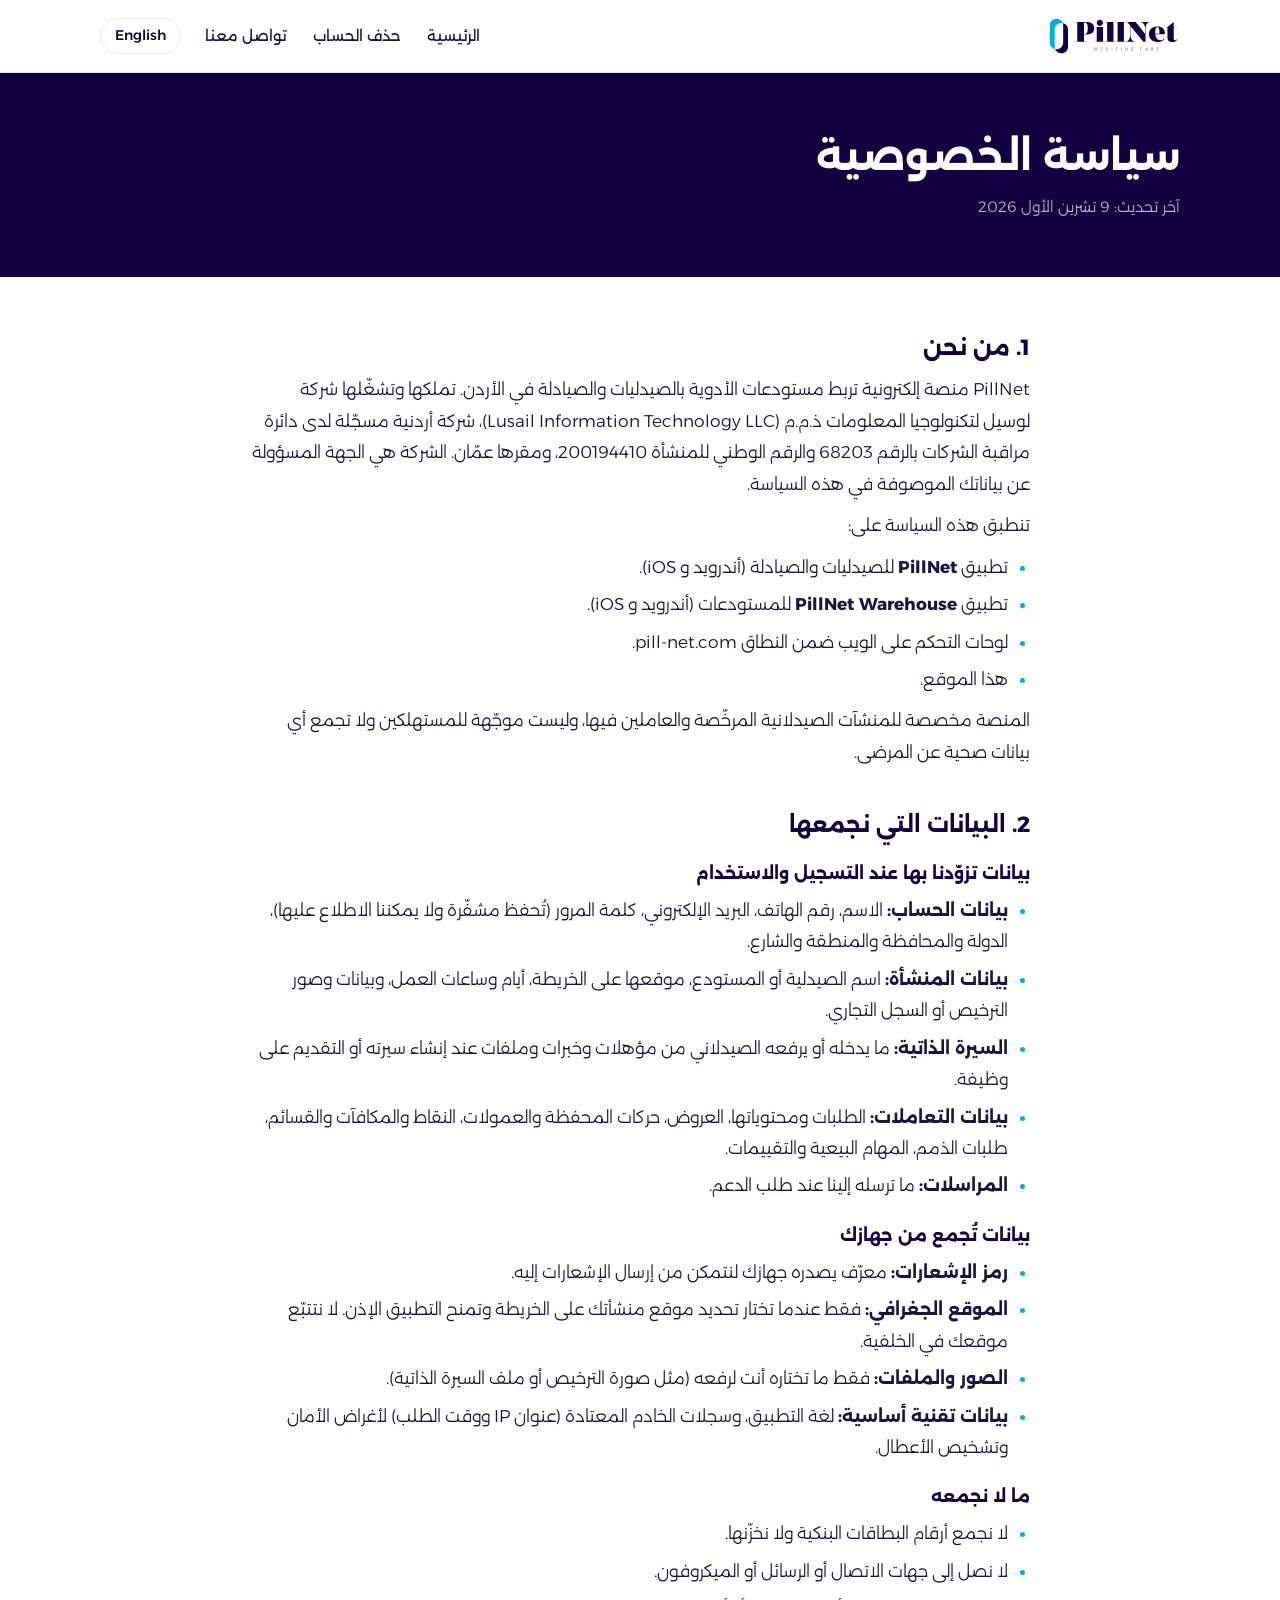
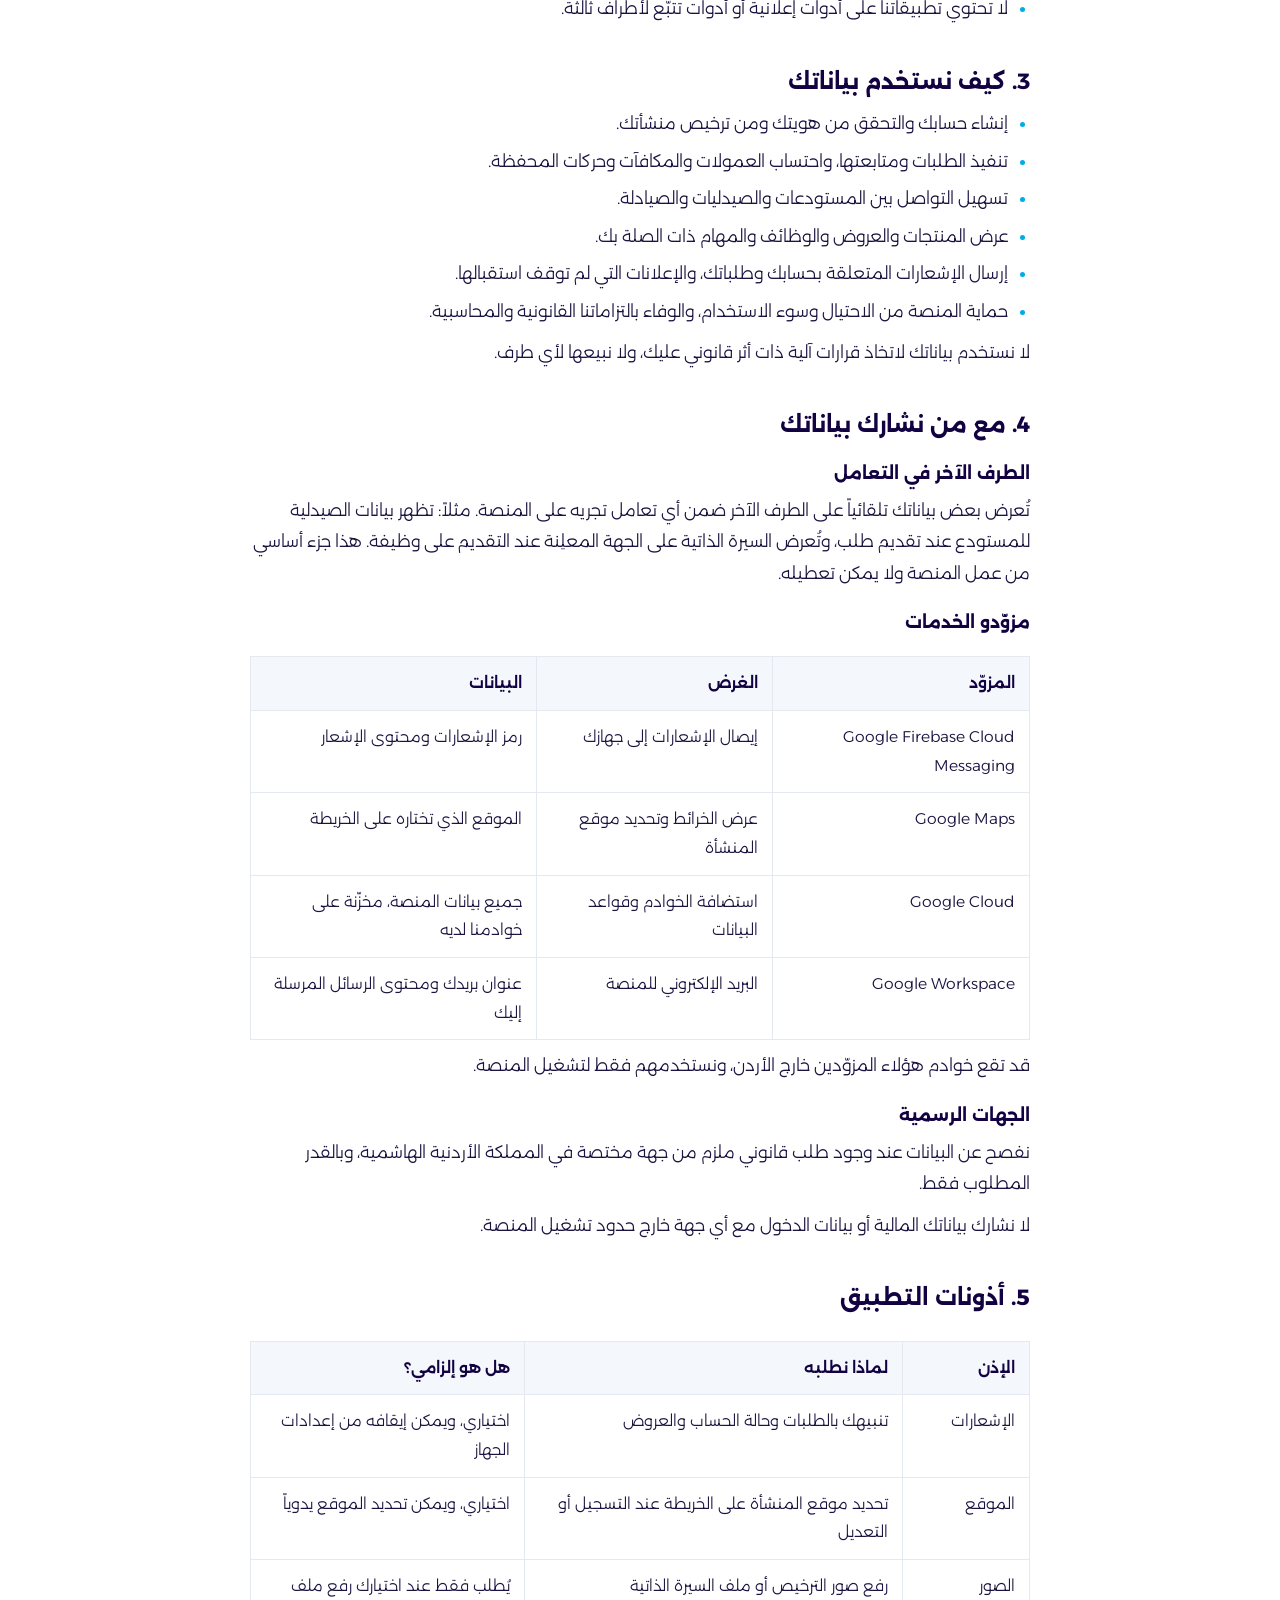
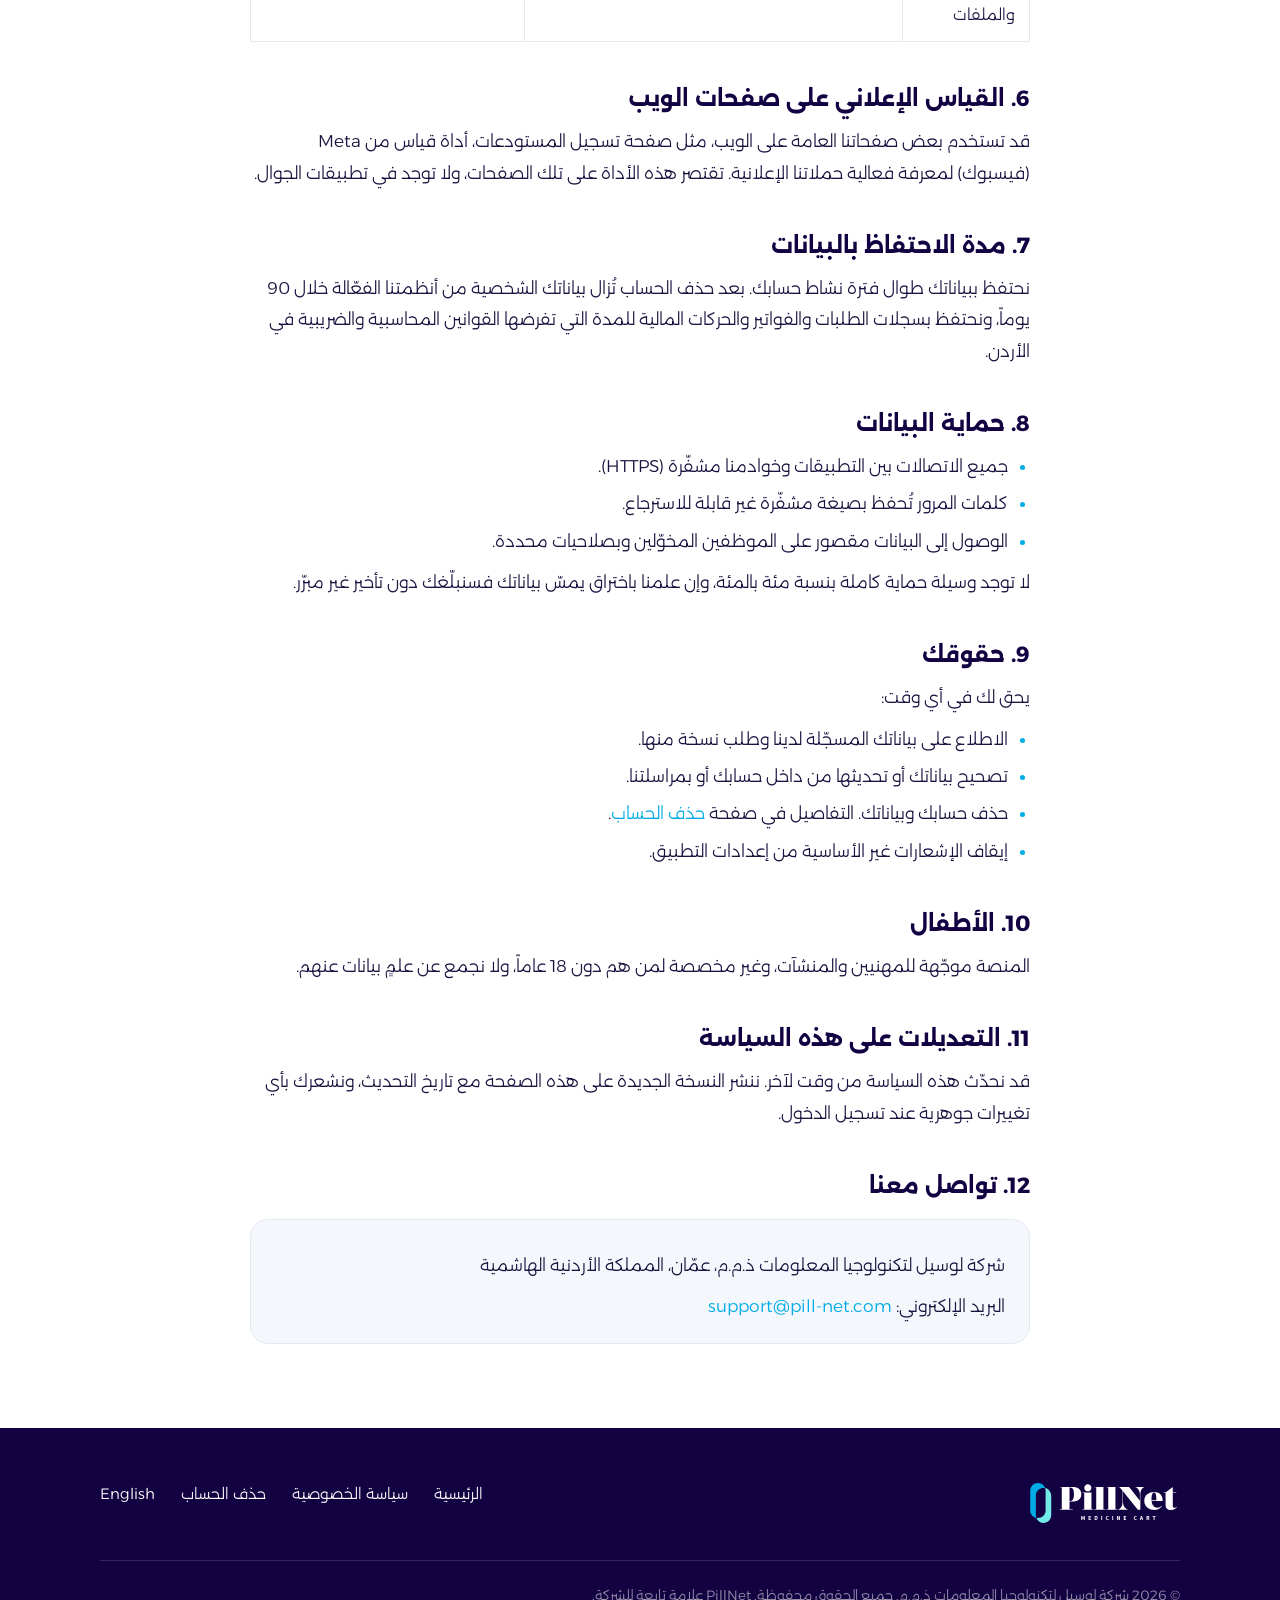
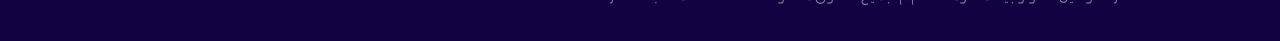
<file: privacy/index.html>
<!doctype html>
<html lang="ar" dir="rtl">
<head>
  <meta charset="utf-8">
  <meta name="viewport" content="width=device-width, initial-scale=1">
  <title>سياسة الخصوصية | PillNet</title>
  <meta name="description" content="سياسة الخصوصية لتطبيقات ومنصة PillNet: ما البيانات التي نجمعها، كيف نستخدمها، مع من نشاركها، وكيف تطلب حذف حسابك.">
  <link rel="canonical" href="https://pill-net.com/privacy/">
  <link rel="alternate" hreflang="ar" href="https://pill-net.com/privacy/">
  <link rel="alternate" hreflang="en" href="https://pill-net.com/en/privacy/">
  <link rel="icon" href="/assets/img/favicon.svg" type="image/svg+xml">
  <meta name="theme-color" content="#130242">
  <link rel="stylesheet" href="/assets/css/site.css">
</head>
<body>

<header class="site-header">
  <div class="wrap">
    <a class="brand" href="/" aria-label="PillNet"><img src="/assets/img/logo-dark.svg" alt="PillNet" width="133" height="40"></a>
    <nav class="nav" aria-label="التنقل الرئيسي">
      <a href="/">الرئيسية</a>
      <a href="/delete-account/">حذف الحساب</a>
      <a href="/#contact">تواصل معنا</a>
    </nav>
    <a class="lang" href="/en/privacy/" lang="en">English</a>
  </div>
</header>

<div class="doc-hero">
  <div class="wrap">
    <h1>سياسة الخصوصية</h1>
    <p>آخر تحديث: 9 تشرين الأول 2026</p>
  </div>
</div>

<main class="wrap doc">

  <h2>1. من نحن</h2>
  <p>PillNet منصة إلكترونية تربط مستودعات الأدوية بالصيدليات والصيادلة في الأردن. تملكها وتشغّلها شركة لوسيل لتكنولوجيا المعلومات ذ.م.م <span class="ltr">(Lusail Information Technology LLC)</span>، شركة أردنية مسجّلة لدى دائرة مراقبة الشركات بالرقم <span class="ltr">68203</span> والرقم الوطني للمنشأة <span class="ltr">200194410</span>، ومقرها عمّان. الشركة هي الجهة المسؤولة عن بياناتك الموصوفة في هذه السياسة.</p>
  <p>تنطبق هذه السياسة على:</p>
  <ul>
    <li>تطبيق <strong>PillNet</strong> للصيدليات والصيادلة (أندرويد و iOS).</li>
    <li>تطبيق <strong>PillNet Warehouse</strong> للمستودعات (أندرويد و iOS).</li>
    <li>لوحات التحكم على الويب ضمن النطاق <span class="ltr">pill-net.com</span>.</li>
    <li>هذا الموقع.</li>
  </ul>
  <p>المنصة مخصصة للمنشآت الصيدلانية المرخّصة والعاملين فيها، وليست موجّهة للمستهلكين ولا تجمع أي بيانات صحية عن المرضى.</p>

  <h2>2. البيانات التي نجمعها</h2>
  <h3>بيانات تزوّدنا بها عند التسجيل والاستخدام</h3>
  <ul>
    <li><strong>بيانات الحساب:</strong> الاسم، رقم الهاتف، البريد الإلكتروني، كلمة المرور (تُحفظ مشفّرة ولا يمكننا الاطلاع عليها)، الدولة والمحافظة والمنطقة والشارع.</li>
    <li><strong>بيانات المنشأة:</strong> اسم الصيدلية أو المستودع، موقعها على الخريطة، أيام وساعات العمل، وبيانات وصور الترخيص أو السجل التجاري.</li>
    <li><strong>السيرة الذاتية:</strong> ما يدخله أو يرفعه الصيدلاني من مؤهلات وخبرات وملفات عند إنشاء سيرته أو التقديم على وظيفة.</li>
    <li><strong>بيانات التعاملات:</strong> الطلبات ومحتوياتها، العروض، حركات المحفظة والعمولات، النقاط والمكافآت والقسائم، طلبات الذمم، المهام البيعية والتقييمات.</li>
    <li><strong>المراسلات:</strong> ما ترسله إلينا عند طلب الدعم.</li>
  </ul>
  <h3>بيانات تُجمع من جهازك</h3>
  <ul>
    <li><strong>رمز الإشعارات:</strong> معرّف يصدره جهازك لنتمكن من إرسال الإشعارات إليه.</li>
    <li><strong>الموقع الجغرافي:</strong> فقط عندما تختار تحديد موقع منشأتك على الخريطة وتمنح التطبيق الإذن. لا نتتبّع موقعك في الخلفية.</li>
    <li><strong>الصور والملفات:</strong> فقط ما تختاره أنت لرفعه (مثل صورة الترخيص أو ملف السيرة الذاتية).</li>
    <li><strong>بيانات تقنية أساسية:</strong> لغة التطبيق، وسجلات الخادم المعتادة (عنوان IP ووقت الطلب) لأغراض الأمان وتشخيص الأعطال.</li>
  </ul>
  <h3>ما لا نجمعه</h3>
  <ul>
    <li>لا نجمع أرقام البطاقات البنكية ولا نخزّنها.</li>
    <li>لا نصل إلى جهات الاتصال أو الرسائل أو الميكروفون.</li>
    <li>لا تحتوي تطبيقاتنا على أدوات إعلانية أو أدوات تتبّع لأطراف ثالثة.</li>
  </ul>

  <h2>3. كيف نستخدم بياناتك</h2>
  <ul>
    <li>إنشاء حسابك والتحقق من هويتك ومن ترخيص منشأتك.</li>
    <li>تنفيذ الطلبات ومتابعتها، واحتساب العمولات والمكافآت وحركات المحفظة.</li>
    <li>تسهيل التواصل بين المستودعات والصيدليات والصيادلة.</li>
    <li>عرض المنتجات والعروض والوظائف والمهام ذات الصلة بك.</li>
    <li>إرسال الإشعارات المتعلقة بحسابك وطلباتك، والإعلانات التي لم توقف استقبالها.</li>
    <li>حماية المنصة من الاحتيال وسوء الاستخدام، والوفاء بالتزاماتنا القانونية والمحاسبية.</li>
  </ul>
  <p>لا نستخدم بياناتك لاتخاذ قرارات آلية ذات أثر قانوني عليك، ولا نبيعها لأي طرف.</p>

  <h2>4. مع من نشارك بياناتك</h2>
  <h3>الطرف الآخر في التعامل</h3>
  <p>تُعرض بعض بياناتك تلقائياً على الطرف الآخر ضمن أي تعامل تجريه على المنصة. مثلاً: تظهر بيانات الصيدلية للمستودع عند تقديم طلب، وتُعرض السيرة الذاتية على الجهة المعلِنة عند التقديم على وظيفة. هذا جزء أساسي من عمل المنصة ولا يمكن تعطيله.</p>
  <h3>مزوّدو الخدمات</h3>
  <div class="table-scroll">
    <table>
      <thead><tr><th>المزوّد</th><th>الغرض</th><th>البيانات</th></tr></thead>
      <tbody>
        <tr><td>Google Firebase Cloud Messaging</td><td>إيصال الإشعارات إلى جهازك</td><td>رمز الإشعارات ومحتوى الإشعار</td></tr>
        <tr><td>Google Maps</td><td>عرض الخرائط وتحديد موقع المنشأة</td><td>الموقع الذي تختاره على الخريطة</td></tr>
        <tr><td>Google Cloud</td><td>استضافة الخوادم وقواعد البيانات</td><td>جميع بيانات المنصة، مخزّنة على خوادمنا لديه</td></tr>
        <tr><td>Google Workspace</td><td>البريد الإلكتروني للمنصة</td><td>عنوان بريدك ومحتوى الرسائل المرسلة إليك</td></tr>
      </tbody>
    </table>
  </div>
  <p>قد تقع خوادم هؤلاء المزوّدين خارج الأردن، ونستخدمهم فقط لتشغيل المنصة.</p>
  <h3>الجهات الرسمية</h3>
  <p>نفصح عن البيانات عند وجود طلب قانوني ملزم من جهة مختصة في المملكة الأردنية الهاشمية، وبالقدر المطلوب فقط.</p>
  <p>لا نشارك بياناتك المالية أو بيانات الدخول مع أي جهة خارج حدود تشغيل المنصة.</p>

  <h2>5. أذونات التطبيق</h2>
  <div class="table-scroll">
    <table>
      <thead><tr><th>الإذن</th><th>لماذا نطلبه</th><th>هل هو إلزامي؟</th></tr></thead>
      <tbody>
        <tr><td>الإشعارات</td><td>تنبيهك بالطلبات وحالة الحساب والعروض</td><td>اختياري، ويمكن إيقافه من إعدادات الجهاز</td></tr>
        <tr><td>الموقع</td><td>تحديد موقع المنشأة على الخريطة عند التسجيل أو التعديل</td><td>اختياري، ويمكن تحديد الموقع يدوياً</td></tr>
        <tr><td>الصور والملفات</td><td>رفع صور الترخيص أو ملف السيرة الذاتية</td><td>يُطلب فقط عند اختيارك رفع ملف</td></tr>
      </tbody>
    </table>
  </div>

  <h2>6. القياس الإعلاني على صفحات الويب</h2>
  <p>قد تستخدم بعض صفحاتنا العامة على الويب، مثل صفحة تسجيل المستودعات، أداة قياس من Meta (فيسبوك) لمعرفة فعالية حملاتنا الإعلانية. تقتصر هذه الأداة على تلك الصفحات، ولا توجد في تطبيقات الجوال.</p>

  <h2>7. مدة الاحتفاظ بالبيانات</h2>
  <p>نحتفظ ببياناتك طوال فترة نشاط حسابك. بعد حذف الحساب تُزال بياناتك الشخصية من أنظمتنا الفعّالة خلال 90 يوماً، ونحتفظ بسجلات الطلبات والفواتير والحركات المالية للمدة التي تفرضها القوانين المحاسبية والضريبية في الأردن.</p>

  <h2>8. حماية البيانات</h2>
  <ul>
    <li>جميع الاتصالات بين التطبيقات وخوادمنا مشفّرة (HTTPS).</li>
    <li>كلمات المرور تُحفظ بصيغة مشفّرة غير قابلة للاسترجاع.</li>
    <li>الوصول إلى البيانات مقصور على الموظفين المخوّلين وبصلاحيات محددة.</li>
  </ul>
  <p>لا توجد وسيلة حماية كاملة بنسبة مئة بالمئة، وإن علمنا باختراق يمسّ بياناتك فسنبلّغك دون تأخير غير مبرّر.</p>

  <h2>9. حقوقك</h2>
  <p>يحق لك في أي وقت:</p>
  <ul>
    <li>الاطلاع على بياناتك المسجّلة لدينا وطلب نسخة منها.</li>
    <li>تصحيح بياناتك أو تحديثها من داخل حسابك أو بمراسلتنا.</li>
    <li>حذف حسابك وبياناتك. التفاصيل في صفحة <a href="/delete-account/">حذف الحساب</a>.</li>
    <li>إيقاف الإشعارات غير الأساسية من إعدادات التطبيق.</li>
  </ul>

  <h2>10. الأطفال</h2>
  <p>المنصة موجّهة للمهنيين والمنشآت، وغير مخصصة لمن هم دون 18 عاماً، ولا نجمع عن علمٍ بيانات عنهم.</p>

  <h2>11. التعديلات على هذه السياسة</h2>
  <p>قد نحدّث هذه السياسة من وقت لآخر. ننشر النسخة الجديدة على هذه الصفحة مع تاريخ التحديث، ونشعرك بأي تغييرات جوهرية عند تسجيل الدخول.</p>

  <h2>12. تواصل معنا</h2>
  <div class="box">
    <p>شركة لوسيل لتكنولوجيا المعلومات ذ.م.م، عمّان، المملكة الأردنية الهاشمية</p>
    <p>البريد الإلكتروني: <a class="ltr" href="mailto:support@pill-net.com">support@pill-net.com</a></p>
  </div>

</main>

<footer class="site-footer">
  <div class="wrap">
    <div class="top">
      <img src="/assets/img/logo-light.svg" alt="PillNet" width="153" height="46">
      <nav aria-label="روابط قانونية">
        <a href="/">الرئيسية</a>
        <a href="/privacy/">سياسة الخصوصية</a>
        <a href="/delete-account/">حذف الحساب</a>
        <a href="/en/privacy/" lang="en">English</a>
      </nav>
    </div>
    <p class="legal">© 2026 شركة لوسيل لتكنولوجيا المعلومات ذ.م.م. جميع الحقوق محفوظة. PillNet علامة تابعة للشركة.</p>
  </div>
</footer>

</body>
</html>
</file>
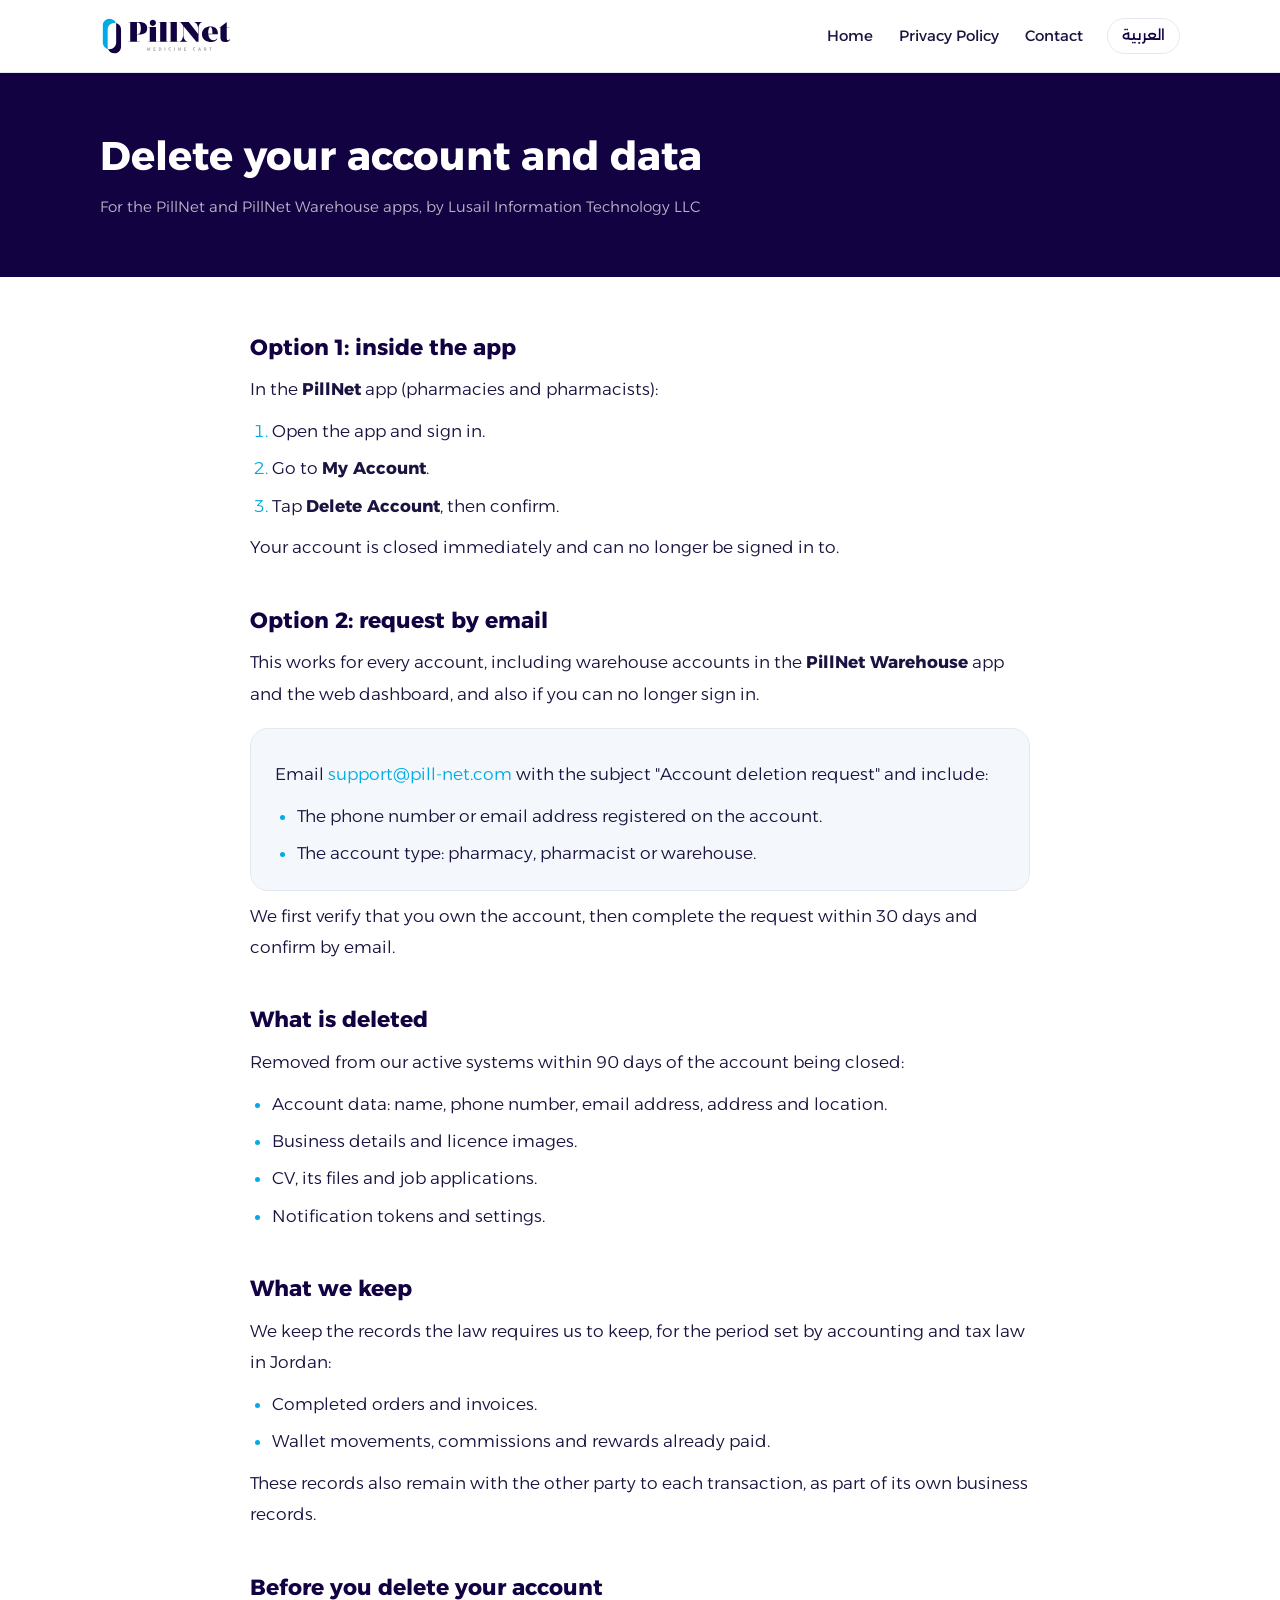
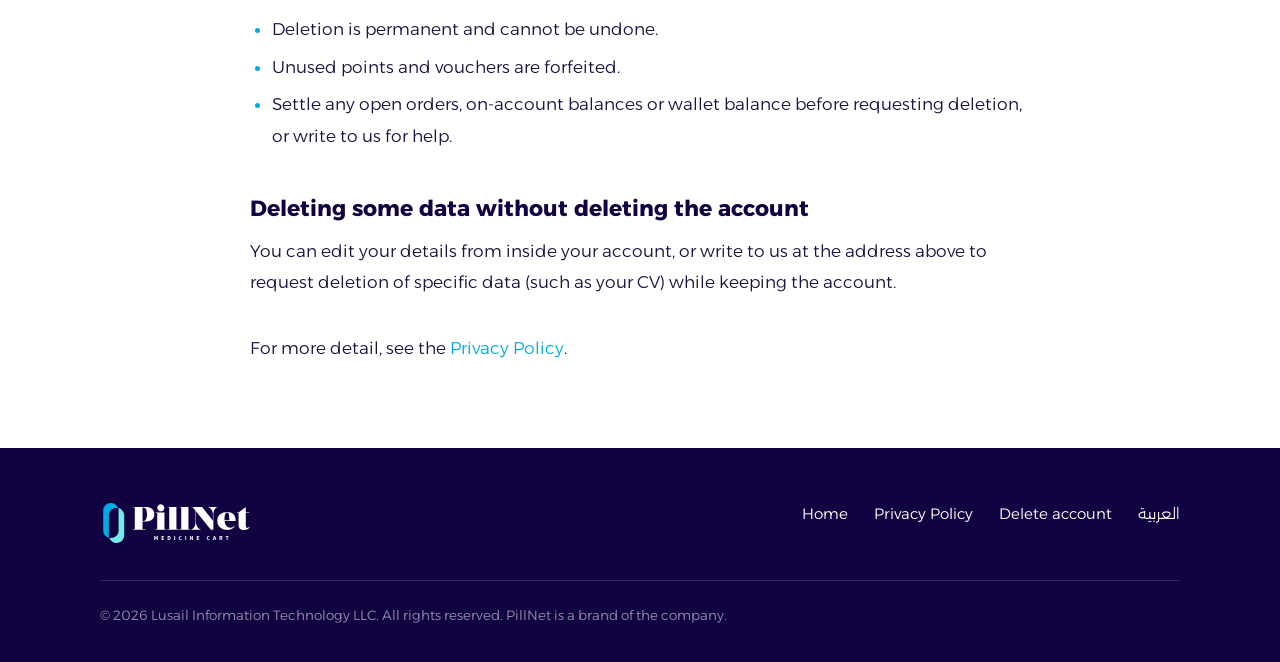
<file: en/delete-account/index.html>
<!doctype html>
<html lang="en" dir="ltr">
<head>
  <meta charset="utf-8">
  <meta name="viewport" content="width=device-width, initial-scale=1">
  <title>Delete your account | PillNet</title>
  <meta name="description" content="How to request deletion of your account and data for the PillNet and PillNet Warehouse apps, what is deleted and what we keep.">
  <link rel="canonical" href="https://pill-net.com/en/delete-account/">
  <link rel="alternate" hreflang="ar" href="https://pill-net.com/delete-account/">
  <link rel="alternate" hreflang="en" href="https://pill-net.com/en/delete-account/">
  <link rel="icon" href="/assets/img/favicon.svg" type="image/svg+xml">
  <meta name="theme-color" content="#130242">
  <link rel="stylesheet" href="/assets/css/site.css">
</head>
<body>

<header class="site-header">
  <div class="wrap">
    <a class="brand" href="/en/" aria-label="PillNet"><img src="/assets/img/logo-dark.svg" alt="PillNet" width="133" height="40"></a>
    <nav class="nav" aria-label="Main navigation">
      <a href="/en/">Home</a>
      <a href="/en/privacy/">Privacy Policy</a>
      <a href="/en/#contact">Contact</a>
    </nav>
    <a class="lang" href="/delete-account/" lang="ar">العربية</a>
  </div>
</header>

<div class="doc-hero">
  <div class="wrap">
    <h1>Delete your account and data</h1>
    <p>For the PillNet and PillNet Warehouse apps, by Lusail Information Technology LLC</p>
  </div>
</div>

<main class="wrap doc">

  <h2>Option 1: inside the app</h2>
  <p>In the <strong>PillNet</strong> app (pharmacies and pharmacists):</p>
  <ol>
    <li>Open the app and sign in.</li>
    <li>Go to <strong>My Account</strong>.</li>
    <li>Tap <strong>Delete Account</strong>, then confirm.</li>
  </ol>
  <p>Your account is closed immediately and can no longer be signed in to.</p>

  <h2>Option 2: request by email</h2>
  <p>This works for every account, including warehouse accounts in the <strong>PillNet Warehouse</strong> app and the web dashboard, and also if you can no longer sign in.</p>
  <div class="box">
    <p>Email <a href="mailto:support@pill-net.com?subject=Account%20deletion%20request">support@pill-net.com</a> with the subject "Account deletion request" and include:</p>
    <ul>
      <li>The phone number or email address registered on the account.</li>
      <li>The account type: pharmacy, pharmacist or warehouse.</li>
    </ul>
  </div>
  <p>We first verify that you own the account, then complete the request within 30 days and confirm by email.</p>

  <h2>What is deleted</h2>
  <p>Removed from our active systems within 90 days of the account being closed:</p>
  <ul>
    <li>Account data: name, phone number, email address, address and location.</li>
    <li>Business details and licence images.</li>
    <li>CV, its files and job applications.</li>
    <li>Notification tokens and settings.</li>
  </ul>

  <h2>What we keep</h2>
  <p>We keep the records the law requires us to keep, for the period set by accounting and tax law in Jordan:</p>
  <ul>
    <li>Completed orders and invoices.</li>
    <li>Wallet movements, commissions and rewards already paid.</li>
  </ul>
  <p>These records also remain with the other party to each transaction, as part of its own business records.</p>

  <h2>Before you delete your account</h2>
  <ul>
    <li>Deletion is permanent and cannot be undone.</li>
    <li>Unused points and vouchers are forfeited.</li>
    <li>Settle any open orders, on-account balances or wallet balance before requesting deletion, or write to us for help.</li>
  </ul>

  <h2>Deleting some data without deleting the account</h2>
  <p>You can edit your details from inside your account, or write to us at the address above to request deletion of specific data (such as your CV) while keeping the account.</p>

  <p style="margin-top:34px">For more detail, see the <a href="/en/privacy/">Privacy Policy</a>.</p>

</main>

<footer class="site-footer">
  <div class="wrap">
    <div class="top">
      <img src="/assets/img/logo-light.svg" alt="PillNet" width="153" height="46">
      <nav aria-label="Legal links">
        <a href="/en/">Home</a>
        <a href="/en/privacy/">Privacy Policy</a>
        <a href="/en/delete-account/">Delete account</a>
        <a href="/delete-account/" lang="ar">العربية</a>
      </nav>
    </div>
    <p class="legal">© 2026 Lusail Information Technology LLC. All rights reserved. PillNet is a brand of the company.</p>
  </div>
</footer>

</body>
</html>
</file>
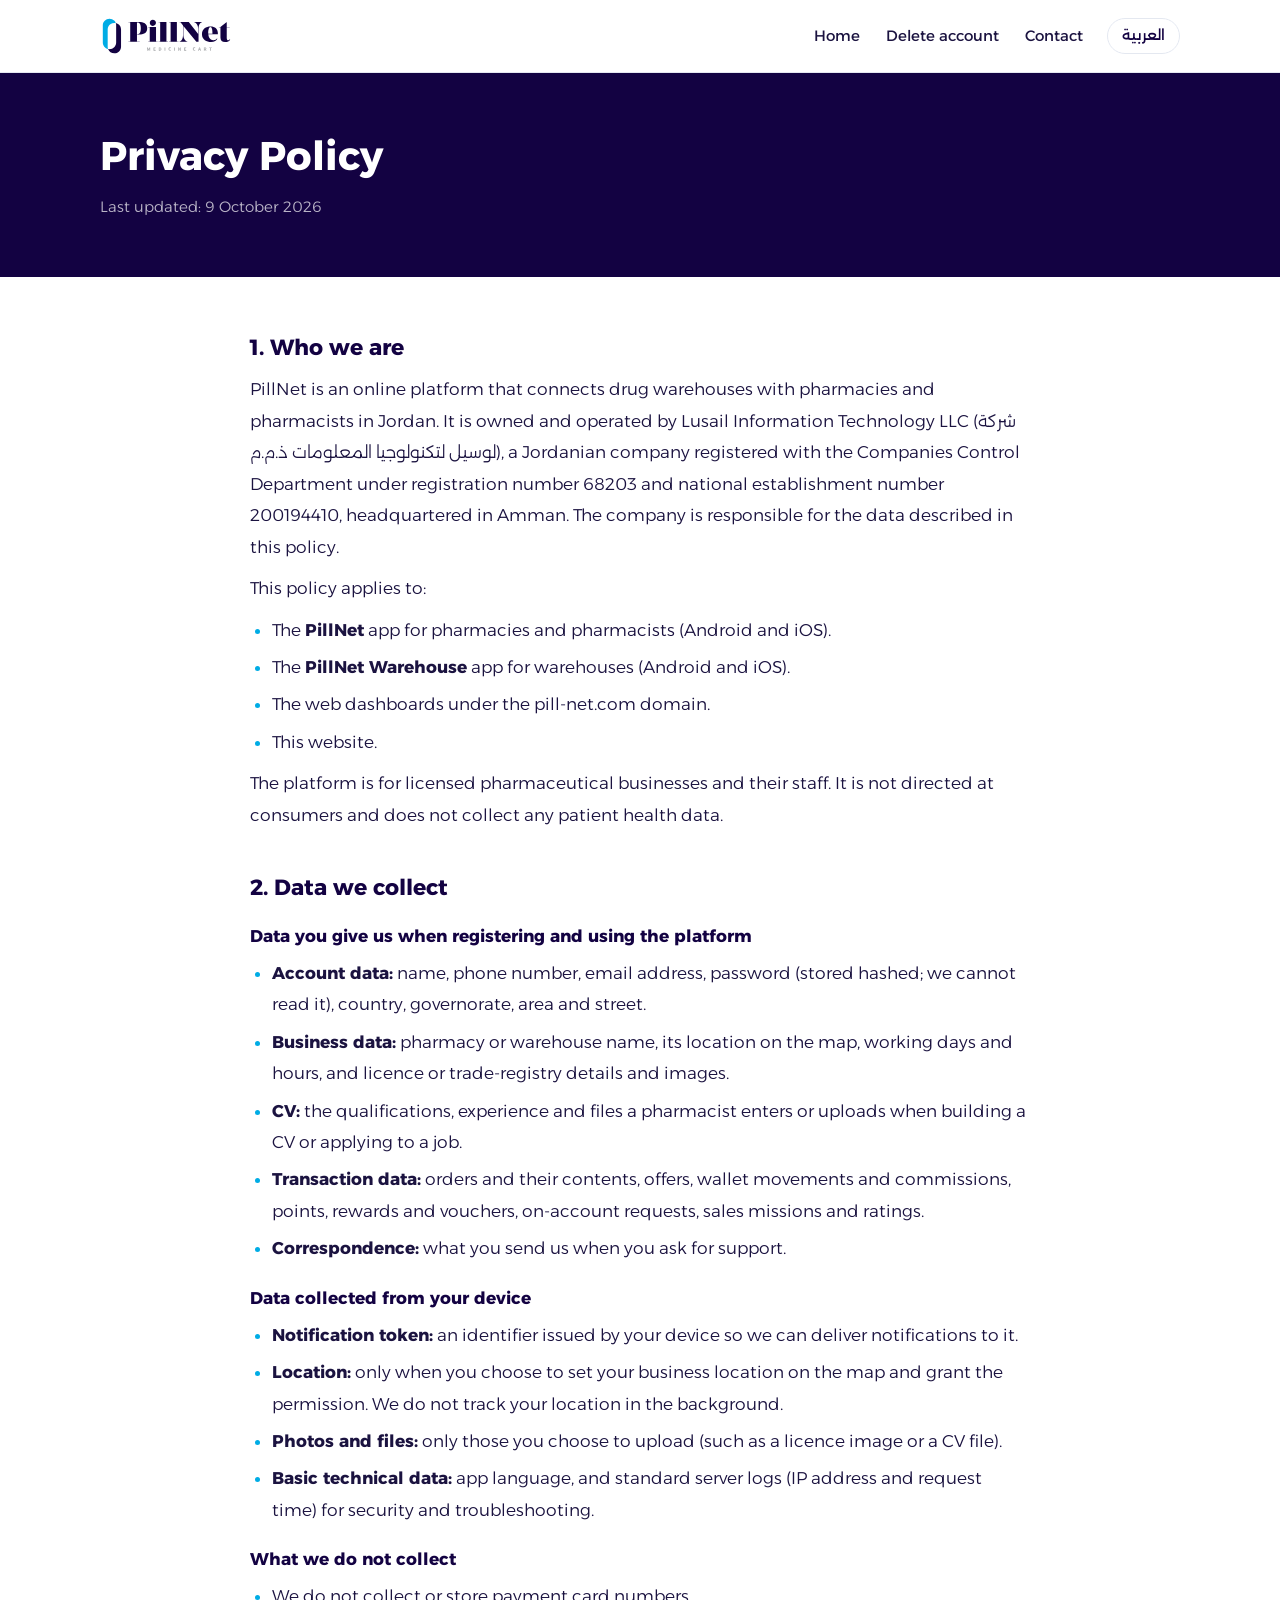
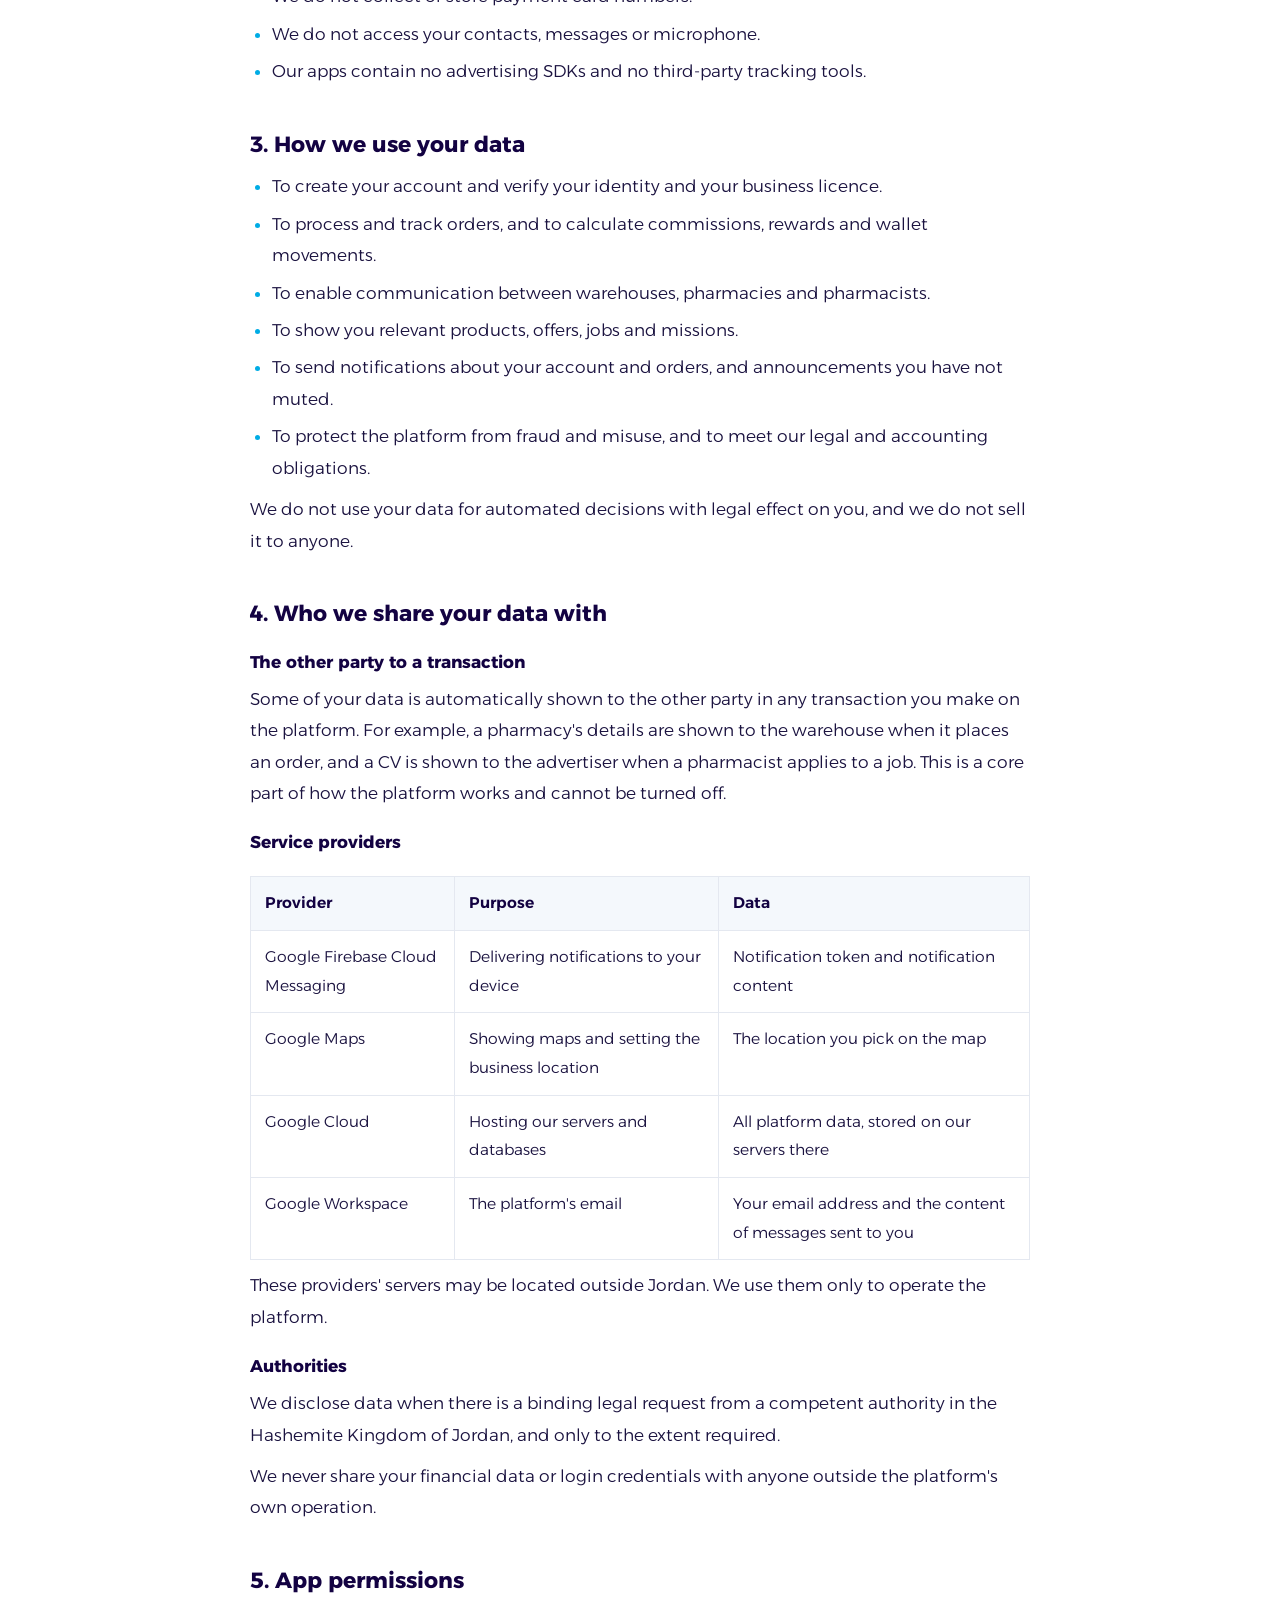
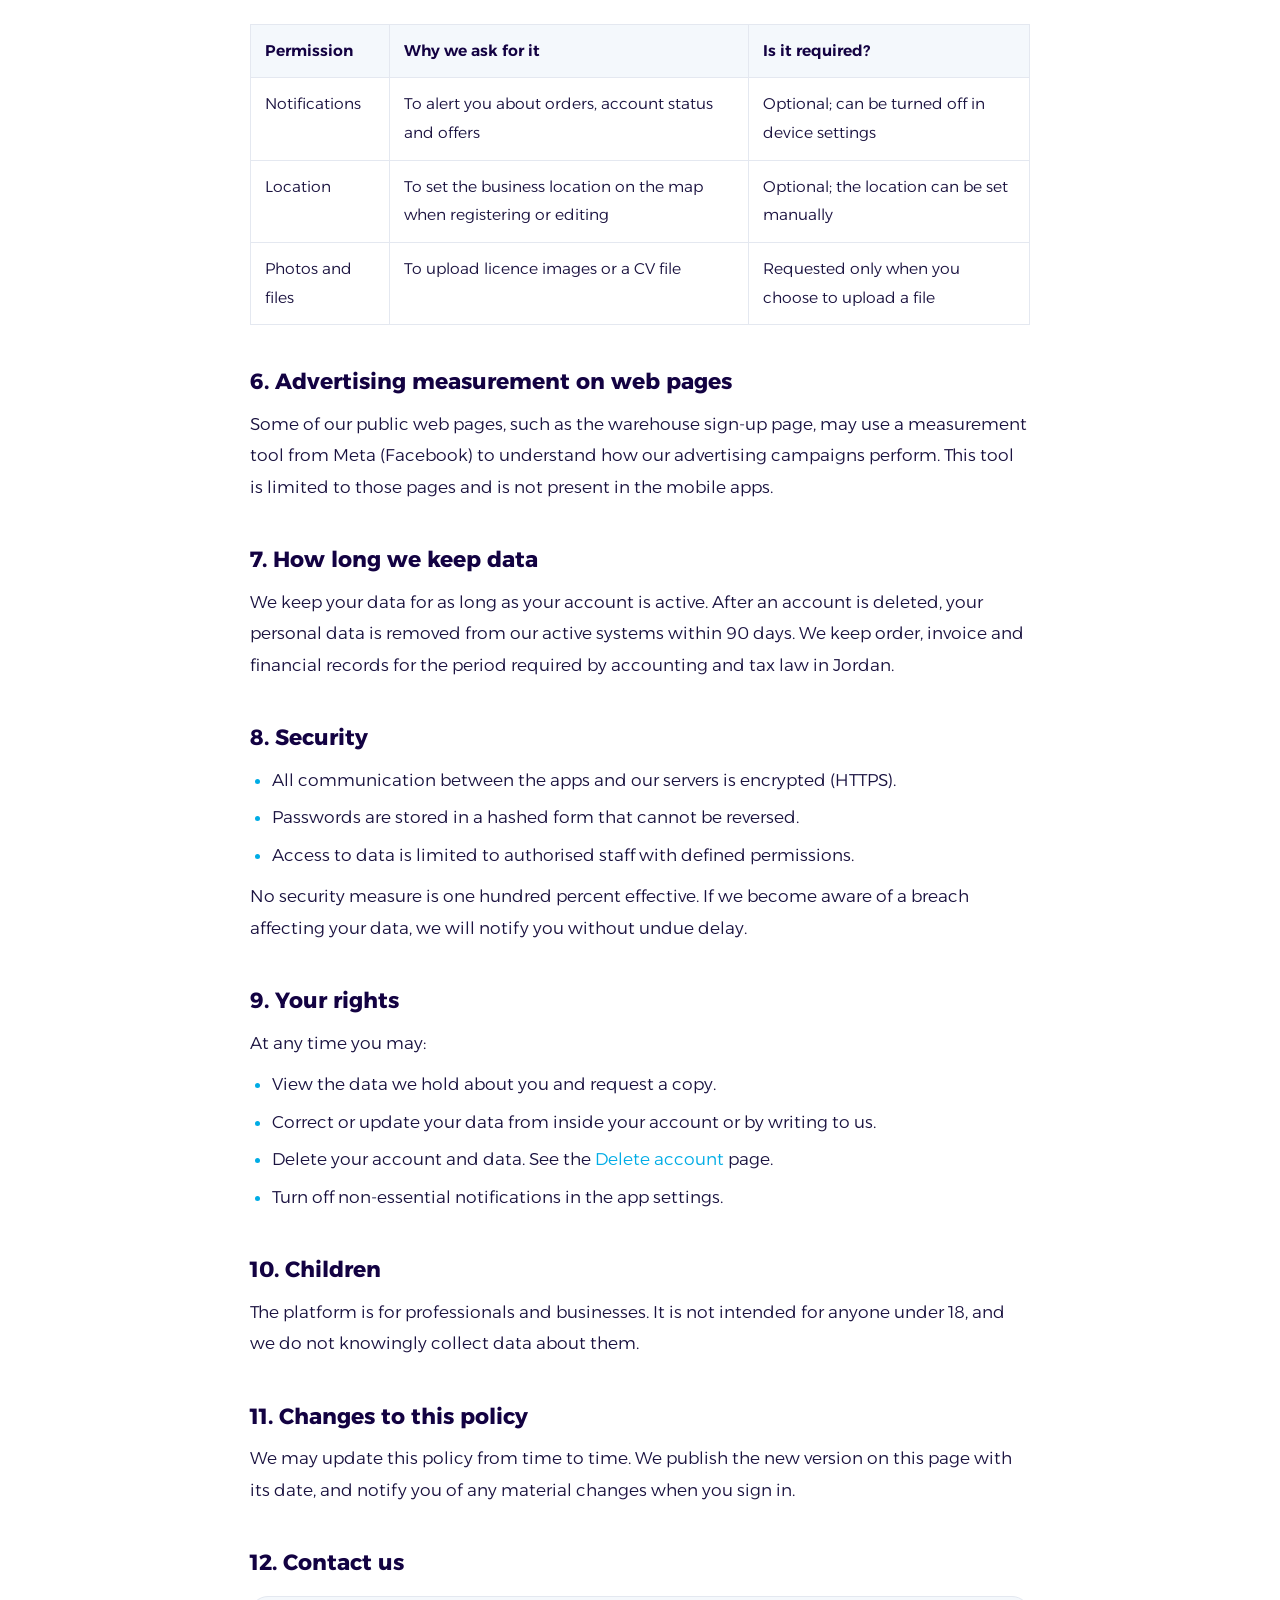
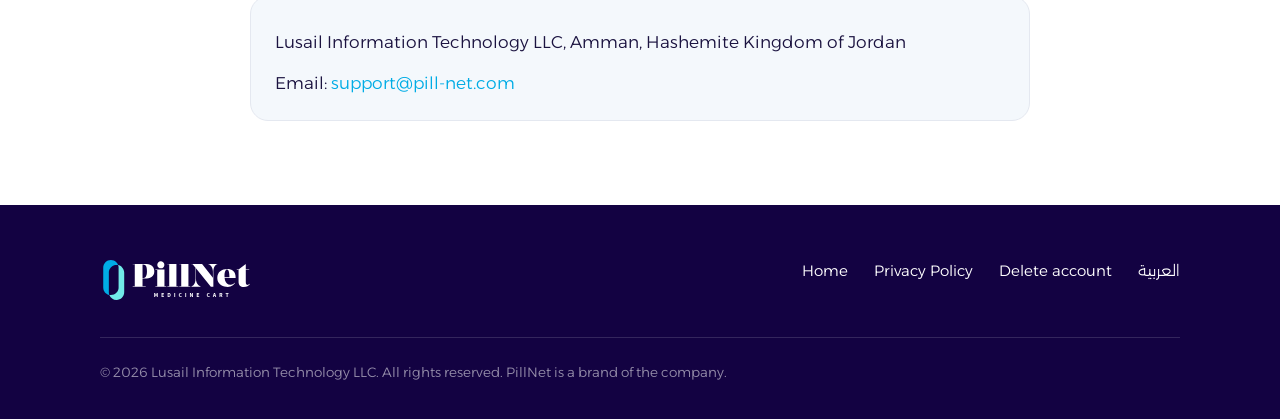
<file: en/privacy/index.html>
<!doctype html>
<html lang="en" dir="ltr">
<head>
  <meta charset="utf-8">
  <meta name="viewport" content="width=device-width, initial-scale=1">
  <title>Privacy Policy | PillNet</title>
  <meta name="description" content="Privacy policy for the PillNet apps and platform: what data we collect, how we use it, who we share it with, and how to request deletion of your account.">
  <link rel="canonical" href="https://pill-net.com/en/privacy/">
  <link rel="alternate" hreflang="ar" href="https://pill-net.com/privacy/">
  <link rel="alternate" hreflang="en" href="https://pill-net.com/en/privacy/">
  <link rel="icon" href="/assets/img/favicon.svg" type="image/svg+xml">
  <meta name="theme-color" content="#130242">
  <link rel="stylesheet" href="/assets/css/site.css">
</head>
<body>

<header class="site-header">
  <div class="wrap">
    <a class="brand" href="/en/" aria-label="PillNet"><img src="/assets/img/logo-dark.svg" alt="PillNet" width="133" height="40"></a>
    <nav class="nav" aria-label="Main navigation">
      <a href="/en/">Home</a>
      <a href="/en/delete-account/">Delete account</a>
      <a href="/en/#contact">Contact</a>
    </nav>
    <a class="lang" href="/privacy/" lang="ar">العربية</a>
  </div>
</header>

<div class="doc-hero">
  <div class="wrap">
    <h1>Privacy Policy</h1>
    <p>Last updated: 9 October 2026</p>
  </div>
</div>

<main class="wrap doc">

  <h2>1. Who we are</h2>
  <p>PillNet is an online platform that connects drug warehouses with pharmacies and pharmacists in Jordan. It is owned and operated by Lusail Information Technology LLC (شركة لوسيل لتكنولوجيا المعلومات ذ.م.م), a Jordanian company registered with the Companies Control Department under registration number 68203 and national establishment number 200194410, headquartered in Amman. The company is responsible for the data described in this policy.</p>
  <p>This policy applies to:</p>
  <ul>
    <li>The <strong>PillNet</strong> app for pharmacies and pharmacists (Android and iOS).</li>
    <li>The <strong>PillNet Warehouse</strong> app for warehouses (Android and iOS).</li>
    <li>The web dashboards under the pill-net.com domain.</li>
    <li>This website.</li>
  </ul>
  <p>The platform is for licensed pharmaceutical businesses and their staff. It is not directed at consumers and does not collect any patient health data.</p>

  <h2>2. Data we collect</h2>
  <h3>Data you give us when registering and using the platform</h3>
  <ul>
    <li><strong>Account data:</strong> name, phone number, email address, password (stored hashed; we cannot read it), country, governorate, area and street.</li>
    <li><strong>Business data:</strong> pharmacy or warehouse name, its location on the map, working days and hours, and licence or trade-registry details and images.</li>
    <li><strong>CV:</strong> the qualifications, experience and files a pharmacist enters or uploads when building a CV or applying to a job.</li>
    <li><strong>Transaction data:</strong> orders and their contents, offers, wallet movements and commissions, points, rewards and vouchers, on-account requests, sales missions and ratings.</li>
    <li><strong>Correspondence:</strong> what you send us when you ask for support.</li>
  </ul>
  <h3>Data collected from your device</h3>
  <ul>
    <li><strong>Notification token:</strong> an identifier issued by your device so we can deliver notifications to it.</li>
    <li><strong>Location:</strong> only when you choose to set your business location on the map and grant the permission. We do not track your location in the background.</li>
    <li><strong>Photos and files:</strong> only those you choose to upload (such as a licence image or a CV file).</li>
    <li><strong>Basic technical data:</strong> app language, and standard server logs (IP address and request time) for security and troubleshooting.</li>
  </ul>
  <h3>What we do not collect</h3>
  <ul>
    <li>We do not collect or store payment card numbers.</li>
    <li>We do not access your contacts, messages or microphone.</li>
    <li>Our apps contain no advertising SDKs and no third-party tracking tools.</li>
  </ul>

  <h2>3. How we use your data</h2>
  <ul>
    <li>To create your account and verify your identity and your business licence.</li>
    <li>To process and track orders, and to calculate commissions, rewards and wallet movements.</li>
    <li>To enable communication between warehouses, pharmacies and pharmacists.</li>
    <li>To show you relevant products, offers, jobs and missions.</li>
    <li>To send notifications about your account and orders, and announcements you have not muted.</li>
    <li>To protect the platform from fraud and misuse, and to meet our legal and accounting obligations.</li>
  </ul>
  <p>We do not use your data for automated decisions with legal effect on you, and we do not sell it to anyone.</p>

  <h2>4. Who we share your data with</h2>
  <h3>The other party to a transaction</h3>
  <p>Some of your data is automatically shown to the other party in any transaction you make on the platform. For example, a pharmacy's details are shown to the warehouse when it places an order, and a CV is shown to the advertiser when a pharmacist applies to a job. This is a core part of how the platform works and cannot be turned off.</p>
  <h3>Service providers</h3>
  <div class="table-scroll">
    <table>
      <thead><tr><th>Provider</th><th>Purpose</th><th>Data</th></tr></thead>
      <tbody>
        <tr><td>Google Firebase Cloud Messaging</td><td>Delivering notifications to your device</td><td>Notification token and notification content</td></tr>
        <tr><td>Google Maps</td><td>Showing maps and setting the business location</td><td>The location you pick on the map</td></tr>
        <tr><td>Google Cloud</td><td>Hosting our servers and databases</td><td>All platform data, stored on our servers there</td></tr>
        <tr><td>Google Workspace</td><td>The platform's email</td><td>Your email address and the content of messages sent to you</td></tr>
      </tbody>
    </table>
  </div>
  <p>These providers' servers may be located outside Jordan. We use them only to operate the platform.</p>
  <h3>Authorities</h3>
  <p>We disclose data when there is a binding legal request from a competent authority in the Hashemite Kingdom of Jordan, and only to the extent required.</p>
  <p>We never share your financial data or login credentials with anyone outside the platform's own operation.</p>

  <h2>5. App permissions</h2>
  <div class="table-scroll">
    <table>
      <thead><tr><th>Permission</th><th>Why we ask for it</th><th>Is it required?</th></tr></thead>
      <tbody>
        <tr><td>Notifications</td><td>To alert you about orders, account status and offers</td><td>Optional; can be turned off in device settings</td></tr>
        <tr><td>Location</td><td>To set the business location on the map when registering or editing</td><td>Optional; the location can be set manually</td></tr>
        <tr><td>Photos and files</td><td>To upload licence images or a CV file</td><td>Requested only when you choose to upload a file</td></tr>
      </tbody>
    </table>
  </div>

  <h2>6. Advertising measurement on web pages</h2>
  <p>Some of our public web pages, such as the warehouse sign-up page, may use a measurement tool from Meta (Facebook) to understand how our advertising campaigns perform. This tool is limited to those pages and is not present in the mobile apps.</p>

  <h2>7. How long we keep data</h2>
  <p>We keep your data for as long as your account is active. After an account is deleted, your personal data is removed from our active systems within 90 days. We keep order, invoice and financial records for the period required by accounting and tax law in Jordan.</p>

  <h2>8. Security</h2>
  <ul>
    <li>All communication between the apps and our servers is encrypted (HTTPS).</li>
    <li>Passwords are stored in a hashed form that cannot be reversed.</li>
    <li>Access to data is limited to authorised staff with defined permissions.</li>
  </ul>
  <p>No security measure is one hundred percent effective. If we become aware of a breach affecting your data, we will notify you without undue delay.</p>

  <h2>9. Your rights</h2>
  <p>At any time you may:</p>
  <ul>
    <li>View the data we hold about you and request a copy.</li>
    <li>Correct or update your data from inside your account or by writing to us.</li>
    <li>Delete your account and data. See the <a href="/en/delete-account/">Delete account</a> page.</li>
    <li>Turn off non-essential notifications in the app settings.</li>
  </ul>

  <h2>10. Children</h2>
  <p>The platform is for professionals and businesses. It is not intended for anyone under 18, and we do not knowingly collect data about them.</p>

  <h2>11. Changes to this policy</h2>
  <p>We may update this policy from time to time. We publish the new version on this page with its date, and notify you of any material changes when you sign in.</p>

  <h2>12. Contact us</h2>
  <div class="box">
    <p>Lusail Information Technology LLC, Amman, Hashemite Kingdom of Jordan</p>
    <p>Email: <a href="mailto:support@pill-net.com">support@pill-net.com</a></p>
  </div>

</main>

<footer class="site-footer">
  <div class="wrap">
    <div class="top">
      <img src="/assets/img/logo-light.svg" alt="PillNet" width="153" height="46">
      <nav aria-label="Legal links">
        <a href="/en/">Home</a>
        <a href="/en/privacy/">Privacy Policy</a>
        <a href="/en/delete-account/">Delete account</a>
        <a href="/privacy/" lang="ar">العربية</a>
      </nav>
    </div>
    <p class="legal">© 2026 Lusail Information Technology LLC. All rights reserved. PillNet is a brand of the company.</p>
  </div>
</footer>

</body>
</html>
</file>
<file: assets/css/site.css>
@font-face {
  font-family: "Alexandria";
  src: url("../fonts/Alexandria.ttf") format("truetype");
  font-weight: 100 900;
  font-display: swap;
}

:root {
  --navy: #130242;
  --blue: #00ace5;
  --cyan: #71eae8;
  --ink: #1b1340;
  --muted: #5d5a73;
  --line: #e4e8f0;
  --soft: #f4f8fc;
  --white: #fff;
  --radius: 18px;
  --wrap: 1120px;
}

* { box-sizing: border-box; }

html { scroll-behavior: smooth; scroll-padding-top: 84px; }

body {
  margin: 0;
  font-family: "Alexandria", "Segoe UI", Tahoma, Arial, sans-serif;
  font-weight: 300;
  font-size: 17px;
  line-height: 1.85;
  color: var(--ink);
  background: var(--white);
  -webkit-font-smoothing: antialiased;
}

h1, h2, h3 { font-weight: 700; line-height: 1.35; margin: 0; color: var(--navy); }
p { margin: 0; }
a { color: var(--blue); text-decoration: none; }
a:hover { text-decoration: underline; }
img { max-width: 100%; display: block; }

.wrap { width: 100%; max-width: var(--wrap); margin-inline: auto; padding-inline: 20px; }

/* Header */
.site-header {
  position: sticky; top: 0; z-index: 20;
  background: rgba(255, 255, 255, .94);
  backdrop-filter: blur(10px);
  border-bottom: 1px solid var(--line);
}
.site-header .wrap { display: flex; align-items: center; gap: 24px; min-height: 72px; }
.brand img { height: 40px; width: auto; }
.nav { display: flex; gap: 26px; margin-inline-start: auto; font-size: 15px; font-weight: 400; }
.nav a { color: var(--ink); }
.nav a:hover { color: var(--blue); text-decoration: none; }
.lang {
  font-size: 14px; font-weight: 500; color: var(--navy);
  border: 1px solid var(--line); border-radius: 999px; padding: 4px 14px;
}
.lang:hover { border-color: var(--blue); text-decoration: none; }

/* Buttons */
.btn {
  display: inline-flex; align-items: center; justify-content: center;
  font-family: inherit; font-size: 16px; font-weight: 600;
  padding: 13px 26px; border-radius: 999px; border: 2px solid transparent;
  transition: transform .15s ease, background .15s ease;
}
.btn:hover { text-decoration: none; transform: translateY(-1px); }
.btn-primary { background: var(--blue); color: var(--white); }
.btn-primary:hover { background: #0098cc; }
.btn-ghost { border-color: rgba(255, 255, 255, .4); color: var(--white); }
.btn-ghost:hover { border-color: var(--cyan); }

/* Hero */
.hero { position: relative; overflow: hidden; background: var(--navy); color: var(--white); }
.hero::after {
  content: ""; position: absolute; inset-block: -40px; inset-inline-end: -60px; width: 46%;
  background: url("../img/pattern-02.svg") center / 360px repeat;
  opacity: .16; transform: rotate(8deg); pointer-events: none;
}
.hero .wrap { position: relative; z-index: 1; padding-block: 92px 100px; }
.eyebrow {
  display: inline-block; font-size: 14px; font-weight: 500; color: var(--cyan);
  border: 1px solid rgba(113, 234, 232, .4); border-radius: 999px; padding: 4px 16px; margin-bottom: 22px;
}
.hero h1 { color: var(--white); font-size: clamp(30px, 4.6vw, 52px); max-width: 17em; }
.hero h1 span { color: var(--cyan); }
.hero .lead { margin-top: 20px; max-width: 38em; font-size: 19px; color: rgba(255, 255, 255, .82); }
.hero .actions { display: flex; flex-wrap: wrap; gap: 14px; margin-top: 34px; }
.hero .note { margin-top: 22px; font-size: 14px; color: rgba(255, 255, 255, .6); }

/* Sections */
section { padding-block: 84px; }
.soft { background: var(--soft); }
.section-head { max-width: 44em; margin-bottom: 44px; }
.section-head h2 { font-size: clamp(26px, 3.2vw, 36px); }
.section-head p { margin-top: 12px; color: var(--muted); }
.kicker { display: block; font-size: 14px; font-weight: 600; color: var(--blue); margin-bottom: 8px; }

.grid { display: grid; gap: 22px; }
.grid-3 { grid-template-columns: repeat(3, 1fr); }
.grid-2 { grid-template-columns: repeat(2, 1fr); }

.card {
  background: var(--white); border: 1px solid var(--line); border-radius: var(--radius);
  padding: 30px 28px;
}
.card h3 { font-size: 20px; margin-bottom: 10px; }
.card p, .card li { color: var(--muted); font-size: 16px; }
.card ul { margin: 14px 0 0; padding: 0; list-style: none; }
.card li { position: relative; padding-inline-start: 22px; margin-top: 6px; }
.card li::before {
  content: ""; position: absolute; inset-inline-start: 0; top: .72em;
  width: 10px; height: 5px; border-radius: 999px; background: var(--blue);
}
.pill-tag {
  display: inline-flex; align-items: center; justify-content: center;
  min-width: 46px; height: 26px; padding-inline: 12px; margin-bottom: 18px;
  border-radius: 999px; background: var(--navy); color: var(--cyan);
  font-size: 13px; font-weight: 600;
}
.pill-tag.blue { background: var(--blue); color: var(--white); }
.pill-tag.cyan { background: var(--cyan); color: var(--navy); }

.feature { display: flex; gap: 16px; align-items: flex-start; }
.feature .dot {
  flex: none; width: 14px; height: 34px; margin-top: 4px; border-radius: 999px;
  background: linear-gradient(var(--blue) 50%, var(--cyan) 50%);
}
.feature h3 { font-size: 18px; margin-bottom: 4px; }
.feature p { color: var(--muted); font-size: 16px; }

.steps { counter-reset: step; }
.steps .card { counter-increment: step; }
.steps .card::before {
  content: counter(step); display: flex; align-items: center; justify-content: center;
  width: 44px; height: 44px; margin-bottom: 16px; border-radius: 50%;
  background: var(--soft); color: var(--blue); font-weight: 700; font-size: 18px;
}
.soft .steps .card::before { background: var(--navy); color: var(--cyan); }

.apps .card { display: flex; flex-direction: column; }
.soon {
  align-self: flex-start; margin-top: 18px; font-size: 13px; font-weight: 600;
  color: var(--navy); background: var(--cyan); border-radius: 999px; padding: 3px 14px;
}

.notice {
  margin-top: 28px; padding: 18px 22px; border-radius: var(--radius);
  background: var(--white); border: 1px solid var(--line); border-inline-start: 5px solid var(--blue);
  color: var(--muted); font-size: 15px;
}

/* Company facts */
.facts { margin: 0; display: grid; grid-template-columns: max-content 1fr; gap: 10px 28px; }
.facts dt { color: var(--muted); font-size: 15px; }
.facts dd { margin: 0; font-weight: 500; color: var(--navy); }
.ltr { direction: ltr; unicode-bidi: isolate; display: inline-block; }

/* Footer */
.site-footer { background: var(--navy); color: rgba(255, 255, 255, .72); padding-block: 52px 34px; font-size: 15px; }
.site-footer .top { display: flex; flex-wrap: wrap; gap: 28px 60px; justify-content: space-between; align-items: flex-start; }
.site-footer img { height: 46px; width: auto; }
.site-footer nav { display: flex; flex-wrap: wrap; gap: 10px 26px; }
.site-footer a { color: var(--white); }
.site-footer .legal {
  margin-top: 34px; padding-top: 22px; border-top: 1px solid rgba(255, 255, 255, .14);
  font-size: 13.5px; color: rgba(255, 255, 255, .55);
}

/* Document pages (privacy, account deletion) */
.doc-hero { background: var(--navy); color: var(--white); padding-block: 56px; }
.doc-hero h1 { color: var(--white); font-size: clamp(28px, 4vw, 40px); }
.doc-hero p { margin-top: 10px; color: rgba(255, 255, 255, .7); font-size: 15px; }
.doc { max-width: 820px; padding-block: 56px 84px; }
.doc h2 { font-size: 22px; margin: 42px 0 12px; }
.doc h2:first-child { margin-top: 0; }
.doc h3 { font-size: 17px; margin: 22px 0 6px; }
.doc p { margin-top: 10px; }
.doc ul, .doc ol { margin: 10px 0 0; padding-inline-start: 22px; }
.doc li { margin-top: 6px; }
.doc li::marker { color: var(--blue); }
.doc table { width: 100%; border-collapse: collapse; margin-top: 16px; font-size: 15.5px; }
.doc th, .doc td { text-align: start; vertical-align: top; padding: 12px 14px; border: 1px solid var(--line); }
.doc th { background: var(--soft); font-weight: 600; color: var(--navy); }
.doc .box {
  margin-top: 18px; padding: 20px 24px; border-radius: var(--radius);
  background: var(--soft); border: 1px solid var(--line);
}
.table-scroll { overflow-x: auto; }

@media (max-width: 900px) {
  .grid-3, .grid-2 { grid-template-columns: 1fr; }
  .nav { display: none; }
  .lang { margin-inline-start: auto; }
  .hero::after { width: 100%; opacity: .07; }
  .hero .wrap { padding-block: 64px 72px; }
  section { padding-block: 60px; }
  .facts { grid-template-columns: 1fr; gap: 2px; }
  .facts dd { margin-bottom: 12px; }
}
</file>
